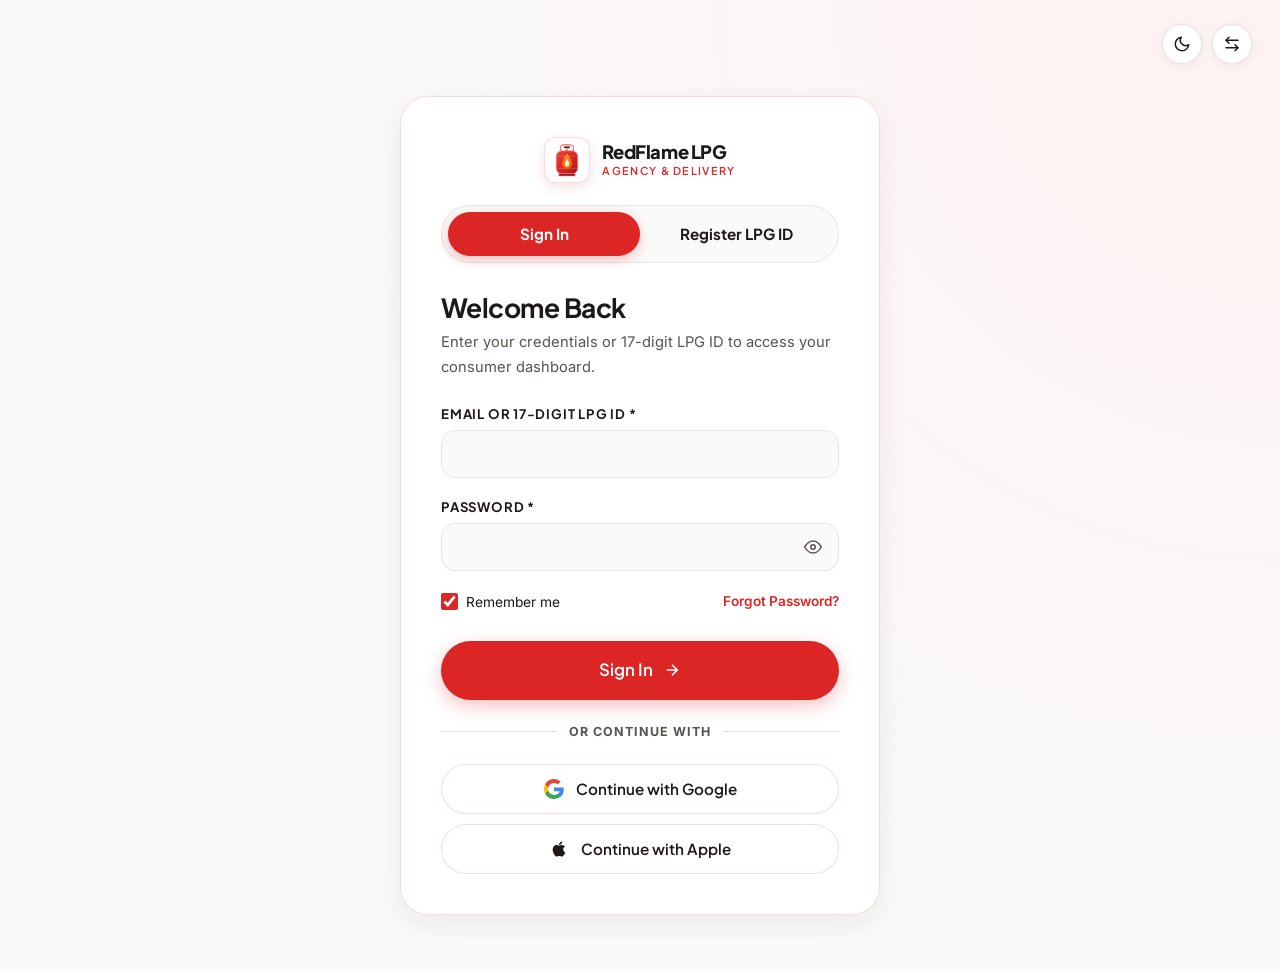
<file: login.html>
<!DOCTYPE html>
<html lang="en" dir="ltr" data-theme="light">
<head>
  <meta charset="UTF-8">
  <meta name="viewport" content="width=device-width, initial-scale=1.0">
  <title>Login — RedFlame LPG Agency &amp; Delivery</title>
  <meta name="description" content="Sign in or register for your RedFlame LPG consumer account. Book refills, track express doorstep delivery, view digital weighment reports, and download GST invoices.">
  <!-- Stylesheets -->
  <link rel="stylesheet" href="assets/css/style.css?v=2026111604">
  <link rel="icon" type="image/svg+xml" href="data:image/svg+xml,<svg xmlns='http://www.w3.org/2000/svg' viewBox='0 0 100 100'><rect width='100' height='100' rx='22' fill='%231C1917'/><rect x='25' y='28' width='50' height='56' rx='12' fill='%23DC2626'/><path d='M36 28V18C36 14.5 41 12 50 12C59 12 64 14.5 64 18V28' stroke='%23F87171' stroke-width='3' stroke-linecap='round' fill='none'/><path d='M50 36C50 36 62 48 62 60C62 67 57 72 50 72C43 72 38 67 38 60C38 48 50 36 50 36Z' fill='%23F97316'/><path d='M50 48C50 48 55 54 55 61C55 64 53 66 50 66C47 66 45 64 45 61C45 54 50 48 50 48Z' fill='%23FEF08A'/></svg>">
</head>
<body>

  <main id="main-content">
    <!-- ==========================================================================
         SECTION — CONSUMER AUTHENTICATION (Centered Auth Card + Top-Right Controls)
         ========================================================================== -->
    <div class="auth-wrapper">
      <!-- Top-Right Theme & RTL Controls -->
      <div class="auth-top-controls">
        <button type="button" class="control-toggle control-icon-only theme-toggle-btn" aria-label="Toggle dark mode" title="Toggle Dark Mode">
          <span class="theme-icon" aria-hidden="true">
            <svg width="18" height="18" viewBox="0 0 24 24" fill="none" stroke="currentColor" stroke-width="2" stroke-linecap="round" stroke-linejoin="round"><path d="M21 12.79A9 9 0 1 1 11.21 3 7 7 0 0 0 21 12.79z"/></svg>
          </span>
        </button>

        <button type="button" class="control-toggle control-icon-only rtl-toggle-btn" aria-label="Toggle text direction" title="Toggle RTL / LTR">
          <span class="rtl-icon" aria-hidden="true">
            <svg width="18" height="18" viewBox="0 0 24 24" fill="none" stroke="currentColor" stroke-width="2" stroke-linecap="round" stroke-linejoin="round"><path d="M8 3 4 7l4 4"/><path d="M4 7h16"/><path d="m16 21 4-4-4-4"/><path d="M20 17H4"/></svg>
          </span>
        </button>
      </div>

      <!-- Centered Form Card -->
      <div class="auth-form-pane">
        <div class="auth-card">
          <div class="auth-brand-header">
            <a href="index.html" class="brand-logo auth-brand-link" aria-label="Go to RedFlame LPG Home">
              <div class="logo-badge">
                <svg viewBox="0 0 100 100" fill="none" xmlns="http://www.w3.org/2000/svg" aria-hidden="true">
                  <defs>
                    <linearGradient id="rfCylAuth" x1="20" y1="20" x2="80" y2="90" gradientUnits="userSpaceOnUse">
                      <stop offset="0%" stop-color="#EF4444"/>
                      <stop offset="50%" stop-color="#DC2626"/>
                      <stop offset="100%" stop-color="#991B1B"/>
                    </linearGradient>
                    <linearGradient id="rfFlameAuth" x1="50" y1="75" x2="50" y2="25" gradientUnits="userSpaceOnUse">
                      <stop offset="0%" stop-color="#EA580C"/>
                      <stop offset="50%" stop-color="#F97316"/>
                      <stop offset="100%" stop-color="#FBBF24"/>
                    </linearGradient>
                    <linearGradient id="rfCoreAuth" x1="50" y1="70" x2="50" y2="44" gradientUnits="userSpaceOnUse">
                      <stop offset="0%" stop-color="#FEF08A"/>
                      <stop offset="100%" stop-color="#FFFFFF"/>
                    </linearGradient>
                  </defs>
                  <rect x="22" y="26" width="56" height="60" rx="14" fill="url(#rfCylAuth)" stroke="#F87171" stroke-width="2"/>
                  <path d="M33 26V16C33 12 38 9.5 50 9.5C62 9.5 67 12 67 16V26" stroke="#F87171" stroke-width="3" stroke-linecap="round" fill="none"/>
                  <rect x="42" y="14" width="16" height="5" rx="2.5" fill="#1C1917" stroke="#FCA5A5" stroke-width="1.2"/>
                  <rect x="47" y="22" width="6" height="5" rx="1" fill="#F97316"/>
                  <line x1="22" y1="40" x2="78" y2="40" stroke="rgba(255,255,255,0.28)" stroke-width="1.5"/>
                  <line x1="22" y1="72" x2="78" y2="72" stroke="rgba(255,255,255,0.28)" stroke-width="1.5"/>
                  <rect x="28" y="86" width="44" height="6" rx="3" fill="#7F1D1D" stroke="#F87171" stroke-width="1.5"/>
                  <path d="M50 34C50 34 63 47 63 60C63 68 57 74 50 74C43 74 37 68 37 60C37 47 50 34 50 34Z" fill="url(#rfFlameAuth)"/>
                  <path d="M50 47C50 47 56 54 56 62C56 65.5 53.5 68 50 68C46.5 68 44 65.5 44 62C44 54 50 48 50 48Z" fill="url(#rfCoreAuth)"/>
                </svg>
              </div>
              <div class="brand-text">
                <span class="brand-title">RedFlame LPG</span>
                <span class="brand-subtitle">Agency &amp; Delivery</span>
              </div>
            </a>
          </div>

          <!-- Auth Toggle Tabs -->
          <div class="auth-tabs" role="tablist">
            <button type="button" class="auth-tab-btn active" id="loginTabBtn" role="tab" aria-selected="true">Sign In</button>
            <button type="button" class="auth-tab-btn" id="registerTabBtn" role="tab" aria-selected="false">Register LPG ID</button>
          </div>

          <!-- SIGN IN FORM -->
          <form id="loginForm" style="display:flex; flex-direction:column; gap:18px;">
            <div style="margin-block-end:6px;">
              <h2 style="font-size:1.65rem; margin-block-end:6px;">Welcome Back</h2>
              <p style="font-size:0.92rem; color:var(--text-muted);">Enter your credentials or 17-digit LPG ID to access your consumer dashboard.</p>
            </div>

            <div class="form-group">
              <label for="loginEmail" class="form-label">Email or 17-Digit LPG ID *</label>
              <input type="text" id="loginEmail" class="form-control" placeholder="" required>
            </div>

            <div class="form-group">
              <label for="loginPassword" class="form-label">Password *</label>
              <div class="password-input-wrap">
                <input type="password" id="loginPassword" class="form-control" placeholder="" value="" required>
                <button type="button" class="toggle-password-btn" data-target="loginPassword" aria-label="Show password" aria-pressed="false">
                  <svg width="18" height="18" viewBox="0 0 24 24" fill="none" stroke="currentColor" stroke-width="2" stroke-linecap="round" stroke-linejoin="round" aria-hidden="true"><path d="M1 12s4-8 11-8 11 8 11 8-4 8-11 8-11-8-11-8z"/><circle cx="12" cy="12" r="3"/></svg>
                </button>
              </div>
            </div>

            <div class="login-options-row" style="display:flex; justify-content:space-between; align-items:center; gap:16px; flex-wrap:wrap; margin-block:2px;">
              <label for="rememberMe" style="display:inline-flex; align-items:center; gap:8px; font-size:0.86rem; color:var(--text-main); cursor:pointer; margin:0;">
                <input type="checkbox" id="rememberMe" checked style="width:17px; height:17px; accent-color:var(--accent-primary); flex-shrink:0;">
                <span>Remember me</span>
              </label>
              <a href="#" onclick="event.preventDefault(); showToast('Password reset PIN has been sent via SMS to your registered mobile number.');" style="font-size:0.85rem; color:var(--accent-primary); font-weight:600; text-decoration:none; white-space:nowrap;">Forgot Password?</a>
            </div>

            <button type="submit" class="btn btn-primary btn-lg" style="width:100%; margin-top:8px;">
              <span>Sign In</span>
              <svg width="18" height="18" viewBox="0 0 24 24" fill="none" stroke="currentColor" stroke-width="2.2"><path d="M5 12h14M12 5l7 7-7 7"/></svg>
            </button>

            <div class="auth-divider"><span>or continue with</span></div>

            <div class="auth-social-stack">
              <button type="button" class="auth-social-btn" data-oauth="Google">
                <svg width="20" height="20" viewBox="0 0 24 24" aria-hidden="true">
                  <path fill="#4285F4" d="M23.745 12.27c0-.7-.06-1.4-.19-2.07H12v4.51h6.6c-.29 1.52-1.14 2.82-2.4 3.68v3.05h3.88c2.27-2.09 3.665-5.17 3.665-9.17Z"/>
                  <path fill="#34A853" d="M12 24c3.24 0 5.95-1.08 7.93-2.91l-3.88-3.05c-1.08.72-2.45 1.16-4.05 1.16-3.12 0-5.77-2.11-6.72-4.96H1.29v3.14C3.26 21.3 7.31 24 12 24Z"/>
                  <path fill="#FBBC05" d="M5.28 14.24c-.24-.72-.38-1.49-.38-2.24s.14-1.52.38-2.24V6.62H1.29C.47 8.24 0 10.06 0 12s.47 3.76 1.29 5.38l3.99-3.14Z"/>
                  <path fill="#EA4335" d="M12 4.75c1.77 0 3.35.61 4.6 1.8l3.42-3.42C17.95 1.19 15.24 0 12 0 7.31 0 3.26 2.7 1.29 6.62l3.99 3.14c.95-2.85 3.6-4.96 6.72-4.96Z"/>
                </svg>
                <span>Continue with Google</span>
              </button>
              <button type="button" class="auth-social-btn" data-oauth="Apple">
                <svg width="20" height="20" viewBox="0 0 24 24" fill="currentColor" aria-hidden="true">
                  <path d="M17.05 20.28c-.98.95-2.05.88-3.08.4-1.09-.5-2.08-.48-3.24 0-1.44.62-2.2.44-3.06-.4C2.79 15.25 3.51 7.59 9.05 7.31c1.35.07 2.29.74 3.08.8 1.18-.24 2.31-.93 3.57-.84 1.51.12 2.65.72 3.4 1.8-3.12 1.87-2.38 5.98.48 7.13-.57 1.5-1.31 2.99-2.54 4.09ZM12.03 7.25c-.15-2.23 1.66-4.07 3.74-4.25.29 2.58-2.34 4.5-3.74 4.25Z"/>
                </svg>
                <span>Continue with Apple</span>
              </button>
            </div>

            
          </form>

          <!-- REGISTER FORM (Hidden by default) -->
          <form id="registerForm" style="display:none; flex-direction:column; gap:16px;">
            <div style="margin-block-end:4px;">
              <h2 style="font-size:1.65rem; margin-block-end:6px;">Register LPG Account</h2>
              <p style="font-size:0.92rem; color:var(--text-muted);">Link your 17-digit LPG ID for instant refill bookings and doorstep weighment tracking.</p>
            </div>

            <div class="form-group">
              <label for="regName" class="form-label">Full Name *</label>
              <input type="text" id="regName" class="form-control" placeholder="" required>
            </div>

            <div class="form-group">
              <label for="regEmail" class="form-label">Email Address *</label>
              <input type="email" id="regEmail" class="form-control" placeholder="" required>
            </div>

            <div class="form-group">
              <label for="regPhone" class="form-label">Registered Mobile Number *</label>
              <input type="tel" id="regPhone" class="form-control" placeholder="" required>
            </div>

            <div class="form-group">
              <label for="regLpgId" class="form-label">17-Digit LPG Consumer ID *</label>
              <input type="text" id="regLpgId" class="form-control" placeholder="" required>
            </div>

            <div class="form-group">
              <label for="regPass" class="form-label">Password *</label>
              <div class="password-input-wrap">
                <input type="password" id="regPass" class="form-control" placeholder="" required>
                <button type="button" class="toggle-password-btn" data-target="regPass" aria-label="Show password" aria-pressed="false">
                  <svg width="18" height="18" viewBox="0 0 24 24" fill="none" stroke="currentColor" stroke-width="2" stroke-linecap="round" stroke-linejoin="round" aria-hidden="true"><path d="M1 12s4-8 11-8 11 8 11 8-4 8-11 8-11-8-11-8z"/><circle cx="12" cy="12" r="3"/></svg>
                </button>
              </div>
            </div>

            <div class="form-group">
              <label for="regConfirmPass" class="form-label">Confirm Password *</label>
              <div class="password-input-wrap">
                <input type="password" id="regConfirmPass" class="form-control" placeholder="" required>
                <button type="button" class="toggle-password-btn" data-target="regConfirmPass" aria-label="Show password" aria-pressed="false">
                  <svg width="18" height="18" viewBox="0 0 24 24" fill="none" stroke="currentColor" stroke-width="2" stroke-linecap="round" stroke-linejoin="round" aria-hidden="true"><path d="M1 12s4-8 11-8 11 8 11 8-4 8-11 8-11-8-11-8z"/><circle cx="12" cy="12" r="3"/></svg>
                </button>
              </div>
            </div>

            <div style="display:flex; align-items:flex-start; gap:8px;">
              <input type="checkbox" id="regTerms" required style="width:18px; height:18px; accent-color:var(--accent-primary); margin-top:3px;">
              <label for="regTerms" style="font-size:0.82rem; color:var(--text-muted); cursor:pointer;">I agree to the Terms of Service &amp; Safety Guidelines of RedFlame LPG Agency.</label>
            </div>

            <button type="submit" class="btn btn-primary btn-lg" style="width:100%;">
              <span>Create Consumer Account</span>
            </button>

            <div class="auth-divider"><span>or register with</span></div>

            <div class="auth-social-stack">
              <button type="button" class="auth-social-btn" data-oauth="Google">
                <svg width="20" height="20" viewBox="0 0 24 24" aria-hidden="true">
                  <path fill="#4285F4" d="M23.745 12.27c0-.7-.06-1.4-.19-2.07H12v4.51h6.6c-.29 1.52-1.14 2.82-2.4 3.68v3.05h3.88c2.27-2.09 3.665-5.17 3.665-9.17Z"/>
                  <path fill="#34A853" d="M12 24c3.24 0 5.95-1.08 7.93-2.91l-3.88-3.05c-1.08.72-2.45 1.16-4.05 1.16-3.12 0-5.77-2.11-6.72-4.96H1.29v3.14C3.26 21.3 7.31 24 12 24Z"/>
                  <path fill="#FBBC05" d="M5.28 14.24c-.24-.72-.38-1.49-.38-2.24s.14-1.52.38-2.24V6.62H1.29C.47 8.24 0 10.06 0 12s.47 3.76 1.29 5.38l3.99-3.14Z"/>
                  <path fill="#EA4335" d="M12 4.75c1.77 0 3.35.61 4.6 1.8l3.42-3.42C17.95 1.19 15.24 0 12 0 7.31 0 3.26 2.7 1.29 6.62l3.99 3.14c.95-2.85 3.6-4.96 6.72-4.96Z"/>
                </svg>
                <span>Continue with Google</span>
              </button>
              <button type="button" class="auth-social-btn" data-oauth="Apple">
                <svg width="20" height="20" viewBox="0 0 24 24" fill="currentColor" aria-hidden="true">
                  <path d="M17.05 20.28c-.98.95-2.05.88-3.08.4-1.09-.5-2.08-.48-3.24 0-1.44.62-2.2.44-3.06-.4C2.79 15.25 3.51 7.59 9.05 7.31c1.35.07 2.29.74 3.08.8 1.18-.24 2.31-.93 3.57-.84 1.51.12 2.65.72 3.4 1.8-3.12 1.87-2.38 5.98.48 7.13-.57 1.5-1.31 2.99-2.54 4.09ZM12.03 7.25c-.15-2.23 1.66-4.07 3.74-4.25.29 2.58-2.34 4.5-3.74 4.25Z"/>
                </svg>
                <span>Continue with Apple</span>
              </button>
            </div>
          </form>
        </div>
      </div>
    </div>
  </main>

  <!-- Scripts -->
  <script src="assets/js/main.js?v=2026111604"></script>
  <script src="assets/js/auth.js?v=2026111604"></script>
</body>
</html>
</file>
<file: assets/css/style.css>
/* ==========================================================================
   REDFLAME LPG AGENCY & DELIVERY — ADVANCED PREMIUM DESIGN SYSTEM
   Classic Cylinder Red + Flame Orange + Deep Obsidian Theme, RTL & Dark Mode
   ========================================================================== */

@import url('https://fonts.googleapis.com/css2?family=Inter:wght@300;400;500;600;700&family=Plus+Jakarta+Sans:wght@500;600;700;800&display=swap');

/* --- CSS Variables & Theme Tokens --- */
:root {
  /* Brand Palette - Light Mode Default */
  --color-forest: #1C1917;
  --color-premium: #DC2626;
  --color-emerald: #B91C1C;
  --color-fresh: #DC2626;
  --color-flame: #EA580C;
  --color-soft-green: #FEF2F2;
  --color-soft-green-rgb: 254, 242, 242;
  --color-white: #FFFFFF;
  --color-warm-white: #FAFAF9;
  --color-charcoal: #1C1917;
  --color-muted: #57534E;
  --color-border: #E7E5E4;
  --color-card-border: rgba(220, 38, 38, 0.16);

  /* Semantic UI Tokens */
  --bg-primary: #FFFFFF;
  --bg-secondary: #FAFAF9;
  --bg-tertiary: #FFF7ED;
  --bg-card: #FFFFFF;
  --bg-card-hover: #FFFFFF;
  --text-main: #1C1917;
  --text-muted: #57534E;
  --text-light: #78716C;
  --heading-color: #1C1917;
  
  --header-bg: rgba(255, 255, 255, 0.96);
  --header-border: rgba(220, 38, 38, 0.14);
  --sidebar-bg: #FFFFFF;
  --sidebar-border: #E7E5E4;

  --accent-primary: #DC2626;
  --accent-hover: #B91C1C;
  --accent-emerald: #DC2626;
  --accent-glow: rgba(220, 38, 38, 0.28);
  --accent-flame: #EA580C;
  
  --shadow-sm: 0 2px 8px rgba(28, 25, 23, 0.06);
  --shadow-md: 0 8px 24px rgba(28, 25, 23, 0.09);
  --shadow-lg: 0 16px 40px rgba(28, 25, 23, 0.12);
  --shadow-card: 0 10px 30px rgba(28, 25, 23, 0.07);
  --shadow-float: 0 20px 48px rgba(28, 25, 23, 0.15);

  /* Typography */
  --font-heading: 'Plus Jakarta Sans', system-ui, -apple-system, sans-serif;
  --font-body: 'Inter', system-ui, -apple-system, sans-serif;

  /* Layout & Transitions */
  --radius-sm: 8px;
  --radius-md: 14px;
  --radius-lg: 20px;
  --radius-xl: 28px;
  --radius-full: 9999px;
  --transition: all 0.3s cubic-bezier(0.25, 0.8, 0.25, 1);
  --transition-fast: all 0.18s ease-in-out;
  --transition-bounce: all 0.4s cubic-bezier(0.34, 1.56, 0.64, 1);
  
  --container-max: 1280px;
  --section-padding: clamp(60px, 8vw, 100px);
}

/* --- Dark Theme Tokens --- */
[data-theme="dark"] {
  --bg-primary: #120909;
  --bg-secondary: #1A0E0E;
  --bg-tertiary: #241313;
  --bg-card: #1F1111;
  --bg-card-hover: #2B1717;
  --text-main: #F9FAFB;
  --text-muted: #A1A1AA;
  --text-light: #71717A;
  --heading-color: #FFFFFF;

  --color-border: #3B1C1C;
  --color-card-border: rgba(248, 113, 113, 0.22);
  --color-soft-green: #261212;
  --color-soft-green-rgb: 38, 18, 18;

  --header-bg: rgba(18, 9, 9, 0.94);
  --header-border: rgba(248, 113, 113, 0.18);
  --sidebar-bg: #170B0B;
  --sidebar-border: #3B1C1C;

  --accent-primary: #EF4444;
  --accent-hover: #F87171;
  --accent-emerald: #EF4444;
  --accent-glow: rgba(239, 68, 68, 0.35);
  --accent-flame: #FB923C;

  --shadow-sm: 0 2px 8px rgba(0, 0, 0, 0.35);
  --shadow-md: 0 8px 24px rgba(0, 0, 0, 0.45);
  --shadow-lg: 0 16px 40px rgba(0, 0, 0, 0.55);
  --shadow-card: 0 10px 30px rgba(0, 0, 0, 0.4);
  --shadow-float: 0 20px 48px rgba(0, 0, 0, 0.65);
}

/* --- Reset & Global Baseline --- */
*, *::before, *::after {
  box-sizing: border-box;
  margin: 0;
  padding: 0;
}

html {
  font-size: 16px;
  scroll-behavior: smooth;
  -webkit-font-smoothing: antialiased;
  -moz-osx-font-smoothing: grayscale;
}

body {
  font-family: var(--font-body);
  font-size: 1rem;
  line-height: 1.6;
  color: var(--text-main);
  background-color: var(--bg-primary);
  overflow-x: hidden;
  transition: background-color 0.3s ease, color 0.3s ease;
  min-height: 100vh;
  display: flex;
  flex-direction: column;
}

img, svg, picture {
  max-width: 100%;
  display: block;
}

a {
  color: inherit;
  text-decoration: none;
  transition: var(--transition-fast);
}

button, input, select, textarea {
  font: inherit;
  color: inherit;
  border: none;
  background: none;
}

button {
  cursor: pointer;
}

ul, ol {
  list-style: none;
}

/* --- Typography --- */
h1, h2, h3, h4, h5, h6 {
  font-family: var(--font-heading);
  color: var(--heading-color);
  font-weight: 700;
  line-height: 1.25;
  letter-spacing: -0.02em;
}

h1 { font-size: clamp(2.25rem, 5vw, 3.75rem); font-weight: 800; }
h2 { font-size: clamp(1.85rem, 4vw, 2.75rem); }
h3 { font-size: clamp(1.35rem, 2.5vw, 1.75rem); }
h4 { font-size: clamp(1.15rem, 2vw, 1.35rem); }
h5 { font-size: 1.1rem; }
h6 { font-size: 0.95rem; text-transform: uppercase; letter-spacing: 0.08em; }

p {
  color: var(--text-muted);
  font-size: 1rem;
  line-height: 1.65;
}

.lead {
  font-size: clamp(1.05rem, 1.8vw, 1.25rem);
  line-height: 1.6;
  color: var(--text-muted);
}

.eyebrow {
  display: inline-flex;
  align-items: center;
  gap: 8px;
  font-size: 0.82rem;
  font-weight: 700;
  text-transform: uppercase;
  letter-spacing: 0.12em;
  color: var(--accent-primary);
  background: var(--color-soft-green);
  padding: 6px 14px;
  border-radius: var(--radius-full);
  margin-block-end: 14px;
}

.eyebrow::before {
  content: '';
  width: 6px;
  height: 6px;
  border-radius: 50%;
  background: var(--accent-primary);
}

/* --- Container & Layout Helpers --- */
.container {
  width: 100%;
  max-width: var(--container-max);
  margin-inline: auto;
  padding-inline: clamp(16px, 4vw, 32px);
}

.section {
  padding-block: var(--section-padding);
  position: relative;
}

section[id] {
  scroll-margin-top: 88px;
}

.section-alt {
  background-color: var(--bg-secondary);
}

.section-soft {
  background-color: var(--color-soft-green);
}

.section-dark {
  background-color: var(--color-forest);
  color: #FFFFFF;
}

.section-dark h1,
.section-dark h2,
.section-dark h3,
.section-dark h4 {
  color: #FFFFFF;
}

.section-dark p {
  color: rgba(255, 255, 255, 0.85);
}

.section-header {
  text-align: center;
  max-width: 680px;
  margin-inline: auto;
  margin-block-end: clamp(36px, 6vw, 56px);
}

.section-header.text-start {
  text-align: start;
  margin-inline: 0;
}

.section-header h2 {
  margin-block-end: 12px;
}

/* --- Buttons & Interactive Elements --- */
.btn {
  display: inline-flex;
  align-items: center;
  justify-content: center;
  gap: 10px;
  font-family: var(--font-heading);
  font-weight: 600;
  font-size: 0.95rem;
  padding: 13px 26px;
  border-radius: var(--radius-full);
  transition: var(--transition);
  white-space: nowrap;
  user-select: none;
  text-decoration: none;
  position: relative;
  overflow: hidden;
}

.btn-primary {
  background-color: var(--accent-primary);
  color: #FFFFFF !important;
  box-shadow: 0 6px 18px var(--accent-glow);
}

.btn-primary:hover {
  background-color: var(--accent-hover);
  transform: translateY(-2px);
  box-shadow: 0 10px 24px var(--accent-glow);
}

.btn-primary:active {
  transform: translateY(0);
}

.btn-secondary {
  background-color: var(--color-soft-green);
  color: var(--accent-primary);
  border: 1px solid rgba(2, 132, 199, 0.2);
}

.btn-secondary:hover {
  background-color: var(--accent-primary);
  color: #FFFFFF;
  transform: translateY(-2px);
}

.btn-outline {
  border: 1.5px solid var(--accent-primary);
  color: var(--accent-primary);
  background: transparent;
}

.btn-outline:hover {
  background-color: var(--accent-primary);
  color: #FFFFFF;
  transform: translateY(-2px);
}

.btn-white {
  background-color: #FFFFFF;
  color: #1C1917 !important;
  box-shadow: 0 6px 20px rgba(0, 0, 0, 0.12);
}

.btn-white:hover {
  background-color: #FEE2E2 !important;
  color: #DC2626 !important;
  transform: translateY(-2px);
  box-shadow: 0 8px 24px rgba(220, 38, 38, 0.25);
}

.btn-white:hover span,
.btn-white:hover svg {
  color: #DC2626 !important;
}

[data-theme="dark"] .btn-white {
  background-color: #FFFFFF !important;
  color: #1C1917 !important;
  box-shadow: 0 6px 20px rgba(0, 0, 0, 0.4);
}

[data-theme="dark"] .btn-white:hover {
  background-color: #FFFFFF !important;
  color: #DC2626 !important;
  transform: translateY(-2px);
  box-shadow: 0 8px 26px rgba(248, 113, 113, 0.45);
}

[data-theme="dark"] .btn-white:hover span,
[data-theme="dark"] .btn-white:hover svg {
  color: #DC2626 !important;
}

.btn-sm {
  padding: 8px 18px;
  font-size: 0.85rem;
}

.btn-lg {
  padding: 16px 34px;
  font-size: 1.05rem;
}

.btn-full {
  width: 100%;
}

.btn-icon-round {
  width: 42px;
  height: 42px;
  border-radius: 50%;
  display: inline-flex;
  align-items: center;
  justify-content: center;
  background: var(--bg-secondary);
  border: 1px solid var(--color-border);
  color: var(--text-main);
  transition: var(--transition-fast);
}

.btn-icon-round:hover {
  background: var(--color-soft-green);
  color: var(--accent-primary);
  border-color: var(--accent-primary);
  transform: scale(1.05);
}

/* ==========================================================================
   NAVBAR & HEADER COMPONENT
   ========================================================================== */
.site-header {
  position: sticky;
  top: 0;
  z-index: 1000;
  background-color: var(--header-bg);
  backdrop-filter: blur(14px);
  -webkit-backdrop-filter: blur(14px);
  border-bottom: 1px solid var(--header-border);
  transition: var(--transition);
}

.site-header.scrolled {
  box-shadow: var(--shadow-sm);
}

.navbar {
  display: flex;
  align-items: center;
  justify-content: space-between;
  height: 80px;
  gap: clamp(12px, 1.5vw, 24px);
}

/* Brand Logo */
.brand-logo {
  display: flex;
  align-items: center;
  gap: 12px;
  font-family: var(--font-heading);
  font-weight: 800;
  font-size: 1.25rem;
  color: var(--heading-color);
  letter-spacing: -0.02em;
  flex-shrink: 0;
}

.logo-badge {
  width: 46px;
  height: 46px;
  padding: 3px;
  border-radius: 12px;
  background: #FFFFFF;
  border: 1px solid var(--color-card-border);
  display: flex;
  align-items: center;
  justify-content: center;
  box-shadow: 0 4px 12px rgba(220, 38, 38, 0.14);
  flex-shrink: 0;
}

[data-theme="dark"] .logo-badge {
  background: #1C0F0F;
  border-color: rgba(248, 113, 113, 0.22);
  box-shadow: 0 4px 14px rgba(0, 0, 0, 0.4);
}

.logo-badge svg {
  width: 100%;
  height: 100%;
  display: block;
}

.brand-text {
  display: flex;
  flex-direction: column;
}

.brand-title {
  font-size: 1.15rem;
  font-weight: 800;
  line-height: 1.15;
  color: var(--heading-color);
  white-space: nowrap;
}

.brand-subtitle {
  font-size: 0.68rem;
  font-weight: 600;
  text-transform: uppercase;
  letter-spacing: 0.12em;
  color: var(--accent-primary);
  white-space: nowrap;
}

.site-footer .brand-title {
  color: var(--heading-color) !important;
}

.site-footer .brand-subtitle {
  color: var(--accent-primary) !important;
}

/* Desktop Navigation (> 1024px) */
.nav-links-desktop {
  display: flex;
  align-items: center;
  flex-wrap: nowrap;
  gap: clamp(12px, 1.4vw, 22px);
}

.nav-link {
  font-family: var(--font-heading);
  font-weight: 600;
  font-size: 0.92rem;
  color: var(--text-main);
  padding: 8px 4px;
  position: relative;
  transition: var(--transition-fast);
  white-space: nowrap;
  flex-shrink: 0;
}

.nav-link:hover,
.nav-link.active {
  color: var(--accent-primary);
}

.nav-link.active::after {
  content: '';
  position: absolute;
  bottom: 0;
  inset-inline-start: 4px;
  inset-inline-end: 4px;
  height: 2.5px;
  background: var(--accent-primary);
  border-radius: var(--radius-full);
}

/* Desktop Action Controls (> 1024px) */
.nav-actions-desktop {
  display: flex;
  align-items: center;
  flex-wrap: nowrap;
  gap: 10px;
  flex-shrink: 0;
}

.control-toggle {
  display: inline-flex;
  align-items: center;
  justify-content: center;
  gap: 6px;
  padding: 8px 14px;
  border-radius: var(--radius-full);
  background: var(--bg-secondary);
  border: 1px solid var(--color-border);
  font-size: 0.85rem;
  font-weight: 600;
  color: var(--text-main);
  transition: var(--transition-fast);
  white-space: nowrap;
  flex-shrink: 0;
}

.control-toggle.control-icon-only {
  width: 40px;
  height: 40px;
  padding: 0;
  border-radius: 50%;
}

.theme-icon,
.rtl-icon {
  display: inline-flex;
  align-items: center;
  justify-content: center;
  line-height: 1;
}

.nav-cta-login {
  height: 40px;
  padding: 0 20px;
  border-radius: var(--radius-full);
  white-space: nowrap;
  flex-shrink: 0;
}

.control-toggle:hover {
  background: var(--color-soft-green);
  color: var(--accent-primary);
  border-color: var(--accent-primary);
}

/* Mobile & Tablet Controls (<= 1024px) */
.hamburger-btn {
  display: none;
  flex-direction: column;
  justify-content: center;
  align-items: center;
  gap: 5px;
  width: 44px;
  height: 44px;
  border-radius: var(--radius-md);
  background: var(--bg-secondary);
  border: 1px solid var(--color-border);
  color: var(--text-main);
  transition: var(--transition-fast);
  z-index: 1001;
}

.hamburger-line {
  width: 22px;
  height: 2px;
  background-color: var(--text-main);
  border-radius: 2px;
  transition: var(--transition);
}

.hamburger-btn.active .hamburger-line:nth-child(1) {
  transform: translateY(7px) rotate(45deg);
}

.hamburger-btn.active .hamburger-line:nth-child(2) {
  opacity: 0;
}

.hamburger-btn.active .hamburger-line:nth-child(3) {
  transform: translateY(-7px) rotate(-45deg);
}

/* ==========================================================================
   SIDEBAR / DRAWER COMPONENT (CRITICAL REQUIREMENT)
   ========================================================================== */
.sidebar-overlay {
  position: fixed;
  inset: 0;
  background-color: rgba(11, 21, 34, 0.6);
  backdrop-filter: blur(6px);
  -webkit-backdrop-filter: blur(6px);
  opacity: 0;
  visibility: hidden;
  transition: opacity 0.35s ease, visibility 0.35s ease;
  z-index: 1998;
}

.sidebar-overlay.active {
  opacity: 1;
  visibility: visible;
}

.site-sidebar {
  position: fixed;
  top: 0;
  bottom: 0;
  inset-inline-end: 0;
  width: min(380px, 86vw);
  background-color: var(--sidebar-bg);
  border-inline-start: 1px solid var(--sidebar-border);
  box-shadow: var(--shadow-float);
  z-index: 1999;
  transform: translateX(100%);
  transition: transform 0.38s cubic-bezier(0.25, 0.8, 0.25, 1);
  display: flex;
  flex-direction: column;
  overflow-y: auto;
  overscroll-behavior: contain;
}

/* In RTL mode, drawer slides from the other side */
[dir="rtl"] .site-sidebar {
  transform: translateX(-100%);
}

.site-sidebar.active {
  transform: translateX(0) !important;
}

.sidebar-header {
  display: flex;
  align-items: center;
  justify-content: space-between;
  padding: 22px 24px;
  border-bottom: 1px solid var(--color-border);
}

.sidebar-close-btn {
  width: 38px;
  height: 38px;
  border-radius: 50%;
  background: var(--bg-secondary);
  border: 1px solid var(--color-border);
  display: flex;
  align-items: center;
  justify-content: center;
  color: var(--text-main);
  transition: var(--transition-fast);
}

.sidebar-close-btn:hover {
  background: var(--color-soft-green);
  color: var(--accent-primary);
}

.sidebar-body {
  padding: 24px;
  display: flex;
  flex-direction: column;
  gap: 18px;
  flex: 1;
}

/* EXACT SIDEBAR ARRANGEMENT:
   1st: Main Nav Links
   2nd: Dashboard Navigation Link
   3rd: Theme + RTL in SAME horizontal row
   4th: Primary CTA button full width below Theme+RTL
*/

.sidebar-nav-list {
  display: flex;
  flex-direction: column;
  align-items: center;
  gap: 6px;
  width: 100%;
}

.sidebar-nav-link {
  display: flex;
  align-items: center;
  justify-content: center;
  width: 100%;
  max-width: 260px;
  min-height: 44px;
  padding: 10px 16px;
  margin-inline: auto;
  border-radius: var(--radius-md);
  font-family: var(--font-heading);
  font-weight: 600;
  font-size: 1rem;
  color: var(--text-main);
  text-align: center;
  transition: var(--transition-fast);
}

.sidebar-nav-link:hover,
.sidebar-nav-link.active {
  background-color: var(--color-soft-green);
  color: var(--accent-primary);
}

.sidebar-nav-link.dashboard-link {
  background: rgba(2, 132, 199, 0.08);
  color: var(--accent-primary);
  font-weight: 700;
  border: 1px dashed rgba(2, 132, 199, 0.25);
}

.sidebar-divider {
  height: 1px;
  width: 100%;
  max-width: 260px;
  background-color: var(--color-border);
  margin-block: 6px;
  margin-inline: auto;
}

/* 3rd: Theme + RTL Icons centered in SAME horizontal row */
.sidebar-controls-row {
  display: flex;
  align-items: center;
  justify-content: center;
  gap: 14px;
  width: 100%;
}

.sidebar-control-btn {
  display: inline-flex;
  align-items: center;
  justify-content: center;
  gap: 8px;
  height: 46px;
  padding: 10px 14px;
  border-radius: var(--radius-md);
  background: var(--bg-secondary);
  border: 1px solid var(--color-border);
  font-family: var(--font-heading);
  font-weight: 600;
  font-size: 0.88rem;
  color: var(--text-main);
  transition: var(--transition-fast);
  white-space: nowrap;
}

.sidebar-control-btn:hover {
  background: var(--color-soft-green);
  color: var(--accent-primary);
  border-color: var(--accent-primary);
}

/* 4th: CTA BUTTON below Theme + RTL Icons */
.sidebar-cta-wrap {
  width: 100%;
  display: flex;
  flex-direction: column;
  align-items: center;
  margin-block-start: 4px;
}

.sidebar-cta-btn {
  width: 100%;
  max-width: 260px;
  height: 48px;
  margin-inline: auto;
}

.sidebar-footer-note {
  margin-top: auto;
  padding-top: 20px;
  text-align: center;
  font-size: 0.82rem;
  color: var(--text-muted);
  border-top: 1px solid var(--color-border);
}

/* ==========================================================================
   EVEN-NUMBERED CARD GRIDS (CRITICAL 2x2 and 2x3 RULES)
   ========================================================================== */

/* 2-Card Grid */
.grid-2 {
  display: grid;
  grid-template-columns: repeat(2, 1fr);
  gap: clamp(20px, 3vw, 32px);
}

/* 4-Card Grid */
.grid-4 {
  display: grid;
  grid-template-columns: repeat(4, 1fr);
  gap: clamp(18px, 2.5vw, 28px);
}

/* 6-Card Grid */
.grid-6 {
  display: grid;
  grid-template-columns: repeat(3, 1fr);
  gap: clamp(18px, 2.5vw, 28px);
}

/* Base Card Style */
.premium-card {
  background: var(--bg-card);
  border: 1px solid var(--color-card-border);
  border-radius: var(--radius-lg);
  overflow: hidden;
  box-shadow: var(--shadow-sm);
  transition: var(--transition);
  display: flex;
  flex-direction: column;
  height: 100%;
  position: relative;
}

.premium-card:hover {
  transform: translateY(-6px);
  box-shadow: var(--shadow-lg);
  border-color: var(--accent-primary);
}

.card-img-wrap {
  position: relative;
  overflow: hidden;
  aspect-ratio: 16 / 10;
  background-color: var(--bg-secondary);
}

.card-img-wrap.portrait-aspect {
  aspect-ratio: 4 / 3;
}

.card-img-wrap.square-aspect {
  aspect-ratio: 1 / 1;
}

.card-img-wrap.icon-banner {
  background: linear-gradient(135deg, var(--color-forest) 0%, var(--color-premium) 100%);
  display: flex;
  align-items: center;
  justify-content: center;
}

.card-icon-ring {
  width: 72px;
  height: 72px;
  border-radius: 50%;
  background: rgba(255, 255, 255, 0.14);
  border: 1px solid rgba(255, 255, 255, 0.28);
  color: #FFFFFF;
  display: flex;
  align-items: center;
  justify-content: center;
  box-shadow: 0 10px 24px rgba(0, 0, 0, 0.18);
  transition: transform 0.35s ease;
}

.premium-card:hover .card-icon-ring {
  transform: scale(1.08);
}

.about-story-img,
.service-feature-img {
  width: 100%;
  height: auto;
  display: block;
  border-radius: var(--radius-xl);
  box-shadow: var(--shadow-lg);
  object-fit: cover;
}

.service-outstation-stack {
  display: grid;
  grid-template-columns: 1fr;
  gap: 18px;
}

.service-outstation-img {
  width: 100%;
  height: auto;
  max-height: 265px;
  display: block;
  border-radius: var(--radius-lg);
  box-shadow: var(--shadow-md);
  object-fit: cover;
}

.card-img-wrap img {
  width: 100%;
  height: 100%;
  object-fit: cover;
  transition: transform 0.6s cubic-bezier(0.25, 0.8, 0.25, 1);
}

.premium-card:hover .card-img-wrap img {
  transform: scale(1.05);
}

.card-badge {
  position: absolute;
  top: 14px;
  inset-inline-start: 14px;
  background: rgba(15, 41, 74, 0.85);
  backdrop-filter: blur(8px);
  color: #FFFFFF;
  font-size: 0.78rem;
  font-weight: 700;
  padding: 5px 12px;
  border-radius: var(--radius-full);
  letter-spacing: 0.04em;
  z-index: 2;
}

.card-body {
  padding: clamp(20px, 2.5vw, 28px);
  display: flex;
  flex-direction: column;
  flex: 1;
}

.card-title {
  margin-block-end: 10px;
  font-size: 1.25rem;
}

.card-desc {
  font-size: 0.95rem;
  color: var(--text-muted);
  line-height: 1.6;
  margin-block-end: 18px;
  flex: 1;
}

.card-footer {
  display: flex;
  align-items: center;
  justify-content: space-between;
  padding-block-start: 16px;
  border-top: 1px solid var(--color-border);
  margin-top: auto;
}

/* Section 03: Why Choose Us (2x2 Horizontal Editorial Cards) */
.why-choose-grid {
  display: grid;
  grid-template-columns: repeat(2, 1fr);
  gap: clamp(20px, 2.5vw, 28px);
  align-items: stretch;
}

.why-choose-card {
  display: grid;
  grid-template-columns: 0.92fr 1.08fr;
  align-items: stretch;
  min-height: 255px;
}

.why-choose-media {
  position: relative;
  overflow: hidden;
  background-color: var(--bg-secondary);
  min-height: 255px;
}

.why-choose-media img {
  position: absolute;
  inset: 0;
  width: 100%;
  height: 100%;
  object-fit: cover;
  object-position: center 22%;
  display: block;
  transition: transform 0.6s cubic-bezier(0.25, 0.8, 0.25, 1);
}

.why-choose-card:hover .why-choose-media img {
  transform: scale(1.05);
}

.why-choose-content {
  padding: clamp(22px, 2.5vw, 28px);
  display: flex;
  flex-direction: column;
  height: 100%;
  text-align: start;
}

.why-choose-content .card-title {
  font-size: 1.25rem;
  margin-block-end: 10px;
}

.why-choose-content .card-desc {
  font-size: 0.94rem;
  line-height: 1.62;
  color: var(--text-muted);
  margin-block-end: 18px;
  flex: 1;
}

.why-choose-footer {
  display: flex;
  align-items: center;
  justify-content: space-between;
  gap: 12px;
  flex-wrap: wrap;
  padding-block-start: 14px;
  border-top: 1px solid var(--color-border);
  margin-top: auto;
}

.why-choose-metric {
  display: inline-flex;
  align-items: center;
  gap: 7px;
  font-weight: 700;
  font-size: 0.84rem;
  color: var(--accent-primary);
  white-space: nowrap;
}

.why-choose-note {
  font-size: 0.82rem;
  font-weight: 500;
  color: var(--text-muted);
  white-space: nowrap;
}

/* Home 2 Benefit Cards Equal Baseline & Clean Alignment */
.benefit-cards-grid .card-img-wrap img {
  object-position: center 20%;
}

.benefit-cards-grid .card-body {
  padding: 24px;
}

.benefit-cards-grid .card-title {
  font-size: clamp(1.06rem, 1.32vw, 1.18rem);
  line-height: 1.3;
  margin-block-end: 10px;
  white-space: nowrap;
}

.benefit-cards-grid .card-desc {
  font-size: 0.92rem;
  line-height: 1.62;
  margin-block-end: 18px;
}

.benefit-cards-grid .card-footer {
  padding-block-start: 14px;
}

.benefit-footer-tag {
  display: inline-flex;
  align-items: center;
  gap: 8px;
  color: var(--accent-primary);
  font-weight: 700;
  font-size: 0.86rem;
}

/* ==========================================================================
   HOME 1 SPECIFIC SECTIONS
   ========================================================================== */
/* Section 01: Hero Split-Screen with Image Background */
.hero-home-1 {
  min-height: calc(100vh - 80px);
  min-height: calc(100dvh - 80px);
  display: flex;
  align-items: center;
  padding-block: clamp(24px, 3.5vh, 48px);
  background-color: var(--bg-primary);
  background-size: cover;
  background-position: left center;
  background-repeat: no-repeat;
  position: relative;
  overflow: hidden;
}

.hero-home-1-overlay {
  position: absolute;
  inset: 0;
  background: linear-gradient(
    90deg,
    rgba(255, 255, 255, 0.96) 0%,
    rgba(255, 255, 255, 0.90) 40%,
    rgba(237, 244, 255, 0.45) 60%,
    rgba(255, 255, 255, 0.08) 100%
  );
  z-index: 1;
  pointer-events: none;
}

[data-theme="dark"] .hero-home-1-overlay {
  background: linear-gradient(
    90deg,
    rgba(11, 21, 34, 0.97) 0%,
    rgba(11, 21, 34, 0.90) 40%,
    rgba(15, 41, 74, 0.48) 62%,
    rgba(11, 21, 34, 0.14) 100%
  );
}

.hero-home-1 .container {
  position: relative;
  z-index: 2;
  width: 100%;
}

.hero-grid-1 {
  display: grid;
  grid-template-columns: 1.05fr 0.95fr;
  align-items: center;
  gap: clamp(28px, 4vw, 56px);
}

.hero-content-1 h1 {
  font-size: clamp(2rem, 3.6vw, 3.25rem);
  line-height: 1.16;
  margin-block-end: clamp(12px, 1.8vh, 18px);
}

.hero-content-1 .lead {
  font-size: clamp(0.98rem, 1.25vw, 1.15rem);
  color: var(--text-main);
  opacity: 0.88;
  margin-block-end: clamp(18px, 2.5vh, 26px);
}

.hero-cta-group {
  display: flex;
  align-items: center;
  flex-wrap: wrap;
  gap: 14px;
  margin-block-end: clamp(20px, 3vh, 30px);
}

.trust-strip {
  display: flex;
  align-items: center;
  flex-wrap: wrap;
  gap: 20px;
  padding-block-start: clamp(14px, 2vh, 22px);
  border-top: 1px solid var(--color-border);
}

.trust-item {
  display: flex;
  align-items: center;
  gap: 10px;
  font-size: 0.88rem;
  font-weight: 600;
  color: var(--text-main);
}

.trust-icon {
  width: 24px;
  height: 24px;
  border-radius: 50%;
  background: var(--color-soft-green);
  color: var(--accent-primary);
  display: flex;
  align-items: center;
  justify-content: center;
  font-size: 0.85rem;
}

/* Hero Right: Floating Driver Card over Chauffeur Backdrop */
.hero-media-wrap {
  position: relative;
  display: flex;
  flex-direction: column;
  align-items: flex-end;
  justify-content: flex-end;
  min-height: clamp(220px, 34vh, 340px);
}

.hero-main-img {
  width: 100%;
  border-radius: var(--radius-xl);
  box-shadow: var(--shadow-lg);
  aspect-ratio: 16 / 10;
  object-fit: cover;
}

.floating-driver-card {
  position: relative;
  bottom: auto;
  inset-inline-start: auto;
  background: var(--bg-card);
  border: 1px solid var(--color-card-border);
  border-radius: var(--radius-lg);
  padding: 16px 20px;
  box-shadow: var(--shadow-float);
  display: flex;
  align-items: center;
  gap: 14px;
  backdrop-filter: blur(12px);
  -webkit-backdrop-filter: blur(12px);
  max-width: 290px;
  animation: floatSlow 4s ease-in-out infinite;
  z-index: 3;
}

@keyframes floatSlow {
  0%, 100% { transform: translateY(0); }
  50% { transform: translateY(-8px); }
}

.floating-driver-avatar {
  width: 48px;
  height: 48px;
  border-radius: 50%;
  object-fit: cover;
  border: 2px solid var(--accent-primary);
}

.floating-driver-info h5 {
  font-size: 0.95rem;
  line-height: 1.2;
}

.floating-driver-info p {
  font-size: 0.78rem;
  color: var(--text-muted);
}

.status-badge {
  display: inline-flex;
  align-items: center;
  gap: 5px;
  font-size: 0.72rem;
  font-weight: 700;
  color: var(--accent-emerald);
}

.status-badge::before {
  content: '';
  width: 7px;
  height: 7px;
  border-radius: 50%;
  background-color: var(--accent-emerald);
  box-shadow: 0 0 0 3px rgba(37, 99, 235, 0.2);
}

/* Section 02: Quick Booking Strip */
.booking-strip-section {
  padding-block: clamp(32px, 4.5vw, 48px);
  background-color: var(--bg-primary);
  position: relative;
  z-index: 10;
  margin-block-start: 0;
}

.booking-strip-card {
  background: var(--bg-card);
  border: 1px solid var(--color-card-border);
  border-radius: var(--radius-xl);
  box-shadow: var(--shadow-lg);
  padding: 24px 32px;
}

.booking-strip-form {
  display: grid;
  grid-template-columns: repeat(4, 1fr) auto;
  gap: 16px;
  align-items: flex-end;
}

.form-group {
  display: flex;
  flex-direction: column;
  gap: 6px;
}

.form-label {
  font-family: var(--font-heading);
  font-size: 0.82rem;
  font-weight: 700;
  text-transform: uppercase;
  letter-spacing: 0.06em;
  color: var(--text-main);
  display: flex;
  align-items: center;
  gap: 6px;
}

.form-control {
  width: 100%;
  height: 48px;
  padding: 10px 16px;
  border-radius: var(--radius-md);
  border: 1.5px solid var(--color-border);
  background-color: var(--bg-secondary);
  color: var(--text-main);
  font-size: 0.92rem;
  font-weight: 500;
  transition: var(--transition-fast);
}

.form-control:focus {
  outline: none;
  border-color: var(--accent-primary);
  background-color: var(--bg-primary);
  box-shadow: 0 0 0 3px var(--accent-glow);
}

/* Section 05: Timeline */
.timeline-grid {
  display: grid;
  grid-template-columns: repeat(4, 1fr);
  gap: 24px;
  position: relative;
}

.timeline-grid::before {
  content: '';
  position: absolute;
  top: 36px;
  inset-inline-start: 10%;
  inset-inline-end: 10%;
  height: 2px;
  background: repeating-linear-gradient(to right, var(--accent-primary) 0, var(--accent-primary) 8px, transparent 8px, transparent 16px);
  z-index: 0;
}

.timeline-step {
  position: relative;
  z-index: 1;
  text-align: center;
  display: flex;
  flex-direction: column;
  align-items: center;
}

.timeline-num {
  width: 72px;
  height: 72px;
  border-radius: 50%;
  background: var(--bg-card);
  border: 3px solid var(--accent-primary);
  box-shadow: var(--shadow-md);
  display: flex;
  align-items: center;
  justify-content: center;
  font-family: var(--font-heading);
  font-size: 1.35rem;
  font-weight: 800;
  color: var(--accent-primary);
  margin-block-end: 20px;
  transition: var(--transition);
}

.timeline-step:hover .timeline-num {
  background: var(--accent-primary);
  color: #FFFFFF;
  transform: scale(1.1);
}

/* ==========================================================================
   HOME 2 SPECIFIC SECTIONS (COMPLETELY DIFFERENT DESIGN)
   ========================================================================== */
/* Section 01: Full-Width Architectural Split Hero (Home 2) */
.hero-home-2 {
  min-height: calc(100vh - 80px);
  min-height: calc(100dvh - 80px);
  position: relative;
  display: flex;
  align-items: center;
  background-size: cover;
  background-position: center;
  background-repeat: no-repeat;
  color: #FFFFFF;
  padding-block: clamp(40px, 6vh, 72px);
  overflow: hidden;
}

.hero-home-2-overlay {
  position: absolute;
  inset: 0;
  background: linear-gradient(125deg, rgba(18, 9, 9, 0.94) 0%, rgba(28, 16, 16, 0.86) 54%, rgba(153, 27, 27, 0.62) 100%);
  z-index: 1;
}

.hero-home-2 .container {
  position: relative;
  z-index: 2;
  width: 100%;
}

.hero-home-2-grid {
  display: grid;
  grid-template-columns: 1.15fr 0.85fr;
  gap: clamp(32px, 5vw, 60px);
  align-items: center;
}

.hero-content-2 {
  max-width: 640px;
  text-align: start;
}

.hero-content-2 h1 {
  color: #FFFFFF;
  font-size: clamp(2.2rem, 4vw, 3.45rem);
  line-height: 1.14;
  letter-spacing: -0.02em;
  margin-block-end: clamp(14px, 2vh, 20px);
  text-shadow: 0 4px 18px rgba(0, 0, 0, 0.38);
}

.hero-content-2 .lead {
  color: rgba(255, 255, 255, 0.9);
  font-size: clamp(1rem, 1.25vw, 1.15rem);
  line-height: 1.65;
  max-width: 580px;
  margin-block-end: clamp(24px, 3vh, 32px);
}

.hero-2-metrics {
  display: grid;
  grid-template-columns: repeat(3, minmax(0, 1fr));
  gap: 14px;
  margin-block-start: 28px;
  padding-top: 24px;
  border-top: 1px solid rgba(255, 255, 255, 0.16);
}

.hero-2-metric-item strong {
  display: block;
  font-family: var(--font-heading);
  font-size: clamp(1.25rem, 2vw, 1.6rem);
  font-weight: 800;
  color: #FFFFFF;
  line-height: 1.15;
}

.hero-2-metric-item span {
  display: block;
  font-size: 0.8rem;
  color: rgba(255, 255, 255, 0.78);
  margin-top: 4px;
}

.hero-2-glass-card {
  background: rgba(24, 14, 14, 0.74);
  backdrop-filter: blur(18px);
  -webkit-backdrop-filter: blur(18px);
  border: 1px solid rgba(255, 255, 255, 0.18);
  border-radius: var(--radius-xl);
  padding: clamp(22px, 3vw, 30px);
  box-shadow: 0 24px 60px rgba(0, 0, 0, 0.45);
  color: #FFFFFF;
}

.hero-2-card-head {
  display: flex;
  align-items: center;
  justify-content: space-between;
  gap: 12px;
  padding-bottom: 16px;
  border-bottom: 1px solid rgba(255, 255, 255, 0.14);
  margin-bottom: 18px;
}

.hero-2-live-pill {
  display: inline-flex;
  align-items: center;
  gap: 8px;
  font-size: 0.78rem;
  font-weight: 700;
  letter-spacing: 0.04em;
  text-transform: uppercase;
  color: #FFFFFF;
  background: rgba(220, 38, 38, 0.28);
  border: 1px solid rgba(248, 113, 113, 0.45);
  padding: 5px 12px;
  border-radius: var(--radius-full);
}

.hero-2-live-dot {
  width: 8px;
  height: 8px;
  border-radius: 50%;
  background: #22C55E;
  box-shadow: 0 0 0 4px rgba(34, 197, 94, 0.25);
}

.hero-2-spec-row {
  display: grid;
  grid-template-columns: repeat(2, 1fr);
  gap: 12px;
  margin-bottom: 18px;
}

.hero-2-spec-box {
  background: rgba(255, 255, 255, 0.07);
  border: 1px solid rgba(255, 255, 255, 0.12);
  border-radius: var(--radius-md);
  padding: 14px;
}

.hero-2-spec-box small {
  display: block;
  font-size: 0.72rem;
  text-transform: uppercase;
  letter-spacing: 0.06em;
  color: rgba(255, 255, 255, 0.7);
  margin-bottom: 4px;
}

.hero-2-spec-box strong {
  font-family: var(--font-heading);
  font-size: 1.05rem;
  color: #FFFFFF;
}

.hero-2-checklist {
  display: flex;
  flex-direction: column;
  gap: 10px;
  margin-bottom: 20px;
}

.hero-2-check-item {
  display: flex;
  align-items: center;
  gap: 10px;
  font-size: 0.88rem;
  color: rgba(255, 255, 255, 0.9);
  background: rgba(255, 255, 255, 0.05);
  padding: 10px 14px;
  border-radius: var(--radius-sm);
}

.hero-2-check-badge {
  width: 22px;
  height: 22px;
  border-radius: 50%;
  background: var(--accent-primary);
  color: #FFFFFF;
  display: inline-flex;
  align-items: center;
  justify-content: center;
  font-size: 0.72rem;
  font-weight: 800;
  flex-shrink: 0;
}

@media (max-width: 1024px) {
  .hero-home-2-grid {
    grid-template-columns: 1fr;
    gap: 32px;
  }
  .hero-content-2 {
    max-width: 720px;
    margin-inline: auto;
    text-align: center;
  }
  .hero-content-2 .lead {
    margin-inline: auto;
  }
  .hero-content-2 .cta-btn-group {
    justify-content: center !important;
  }
  .hero-2-glass-card {
    max-width: 560px;
    margin-inline: auto;
    width: 100%;
  }
}

@media (max-width: 520px) {
  .hero-2-metrics {
    grid-template-columns: 1fr;
    gap: 12px;
    text-align: center;
  }
  .hero-2-spec-row {
    grid-template-columns: 1fr;
  }
}

/* ==========================================================================
   INNER PAGE HEROES (SPLIT LAYOUT WITH SEPARATE IMAGE, UNIFORM HEIGHT)
   ========================================================================== */
.page-hero {
  position: relative;
  display: flex;
  align-items: center;
  justify-content: center;
  height: 440px;
  min-height: 440px;
  box-sizing: border-box;
  padding-block: 36px;
  background:
    radial-gradient(circle at 85% 20%, rgba(234, 88, 12, 0.14) 0%, transparent 50%),
    radial-gradient(circle at 12% 85%, rgba(220, 38, 38, 0.10) 0%, transparent 55%),
    linear-gradient(135deg, #FEF2F2 0%, #FFF7ED 55%, #FEE2E2 100%);
  overflow: hidden;
  border-bottom: 1px solid rgba(220, 38, 38, 0.16);
}

[data-theme="dark"] .page-hero {
  background:
    radial-gradient(circle at 85% 20%, rgba(239, 68, 68, 0.18) 0%, transparent 50%),
    radial-gradient(circle at 12% 85%, rgba(251, 146, 60, 0.10) 0%, transparent 55%),
    linear-gradient(135deg, #170B0B 0%, #241313 55%, #1A0E0E 100%);
  border-bottom: 1px solid rgba(248, 113, 113, 0.22);
}

.page-hero .container {
  position: relative;
  z-index: 2;
  width: 100%;
}

.page-hero-grid {
  display: grid;
  grid-template-columns: 1.15fr 0.85fr;
  gap: clamp(28px, 4vw, 56px);
  align-items: center;
}

.page-hero-content {
  max-width: 660px;
  margin-inline: 0;
  text-align: start;
}

.page-hero-content-wide {
  max-width: 680px;
}

.hero-break {
  display: inline;
}

.page-hero-content h1 {
  font-size: clamp(1.85rem, 3.3vw, 2.75rem);
  line-height: 1.16;
  margin-block-end: 14px;
}

.page-hero-content .lead {
  color: var(--text-main);
  opacity: 0.88;
  max-width: 600px;
  margin-inline: 0;
  font-size: clamp(0.95rem, 1.15vw, 1.06rem);
  line-height: 1.62;
}

.page-hero-media {
  width: 100%;
  height: 310px;
  border-radius: var(--radius-xl);
  overflow: hidden;
  border: 1px solid var(--color-card-border);
  box-shadow: var(--shadow-lg);
  background: var(--bg-card);
  position: relative;
}

.page-hero-media img {
  width: 100%;
  height: 100%;
  object-fit: cover;
  object-position: center;
  display: block;
}

.page-hero-cta {
  display: flex;
  flex-wrap: wrap;
  justify-content: flex-start;
  gap: 16px;
  margin-block-start: 24px;
}

@media (max-width: 1024px) {
  .page-hero {
    height: 420px;
    min-height: 420px;
    padding-block: 28px;
  }
  .page-hero-grid {
    gap: 24px;
  }
  .page-hero-content h1 {
    font-size: clamp(1.6rem, 2.8vw, 2.15rem);
  }
  .page-hero-media {
    height: 270px;
  }
}

@media (max-width: 767px) {
  .page-hero {
    height: auto;
    min-height: 460px;
    padding-block: 36px;
  }
  .page-hero-grid {
    grid-template-columns: 1fr;
    gap: 24px;
  }
  .page-hero-content {
    text-align: center;
    margin-inline: auto;
  }
  .page-hero-content .eyebrow {
    margin-inline: auto;
  }
  .page-hero-content .lead {
    margin-inline: auto;
  }
  .page-hero-media {
    height: 220px;
  }
}

/* Section 02: Uniform 3-Column Service Grid (6 Cards) */
.bento-grid {
  display: grid;
  grid-template-columns: repeat(3, 1fr);
  gap: clamp(20px, 2.5vw, 28px);
}

.bento-tile {
  background: var(--bg-card);
  border: 1px solid var(--color-card-border);
  border-radius: var(--radius-xl);
  overflow: hidden;
  position: relative;
  box-shadow: var(--shadow-sm);
  transition: var(--transition);
  display: flex;
  flex-direction: column;
  height: 100%;
}

.bento-tile:hover {
  transform: translateY(-5px);
  box-shadow: var(--shadow-lg);
  border-color: var(--accent-primary);
}

/* Uniform 3-Column Card Alignment */
.bento-large,
.bento-medium,
.bento-small-1,
.bento-small-2,
.bento-small-3 {
  grid-column: span 1;
  grid-row: span 1;
}

.bento-media {
  position: relative;
  width: 100%;
  height: 220px;
  overflow: hidden;
  flex-shrink: 0;
}

.bento-media img {
  width: 100%;
  height: 100%;
  object-fit: cover;
  transition: transform 0.6s ease;
}

.bento-tile:hover .bento-media img {
  transform: scale(1.06);
}

.bento-content {
  padding: 24px;
  display: flex;
  flex-direction: column;
  flex: 1;
}

/* Section 03: Driver Trust Experience (Horizontal Storytelling) */
.trust-story-grid {
  display: grid;
  grid-template-columns: 1fr 1.05fr;
  gap: clamp(32px, 5vw, 60px);
  align-items: center;
}

.trust-media-collage {
  display: flex;
  flex-direction: column;
  gap: 20px;
  position: relative;
}

.trust-media-frame {
  width: 90%;
  aspect-ratio: 16 / 9;
  max-height: 255px;
  border-radius: var(--radius-xl);
  overflow: hidden;
  box-shadow: var(--shadow-lg);
  border: 1px solid var(--color-card-border);
  background: var(--bg-card);
}

.trust-frame-top {
  align-self: flex-start;
}

.trust-frame-bottom {
  align-self: flex-end;
}

.trust-img-main,
.trust-img-sub {
  width: 100%;
  height: 100%;
  object-fit: cover;
  display: block;
}

.trust-img-main {
  object-position: center;
  transform: scale(1.06);
}

.trust-img-sub {
  object-position: center 22%;
}

.floating-trust-badge {
  position: absolute;
  bottom: 18px;
  inset-inline-start: 0;
  background: var(--color-forest);
  color: #FFFFFF;
  padding: 14px 20px;
  border-radius: var(--radius-lg);
  box-shadow: var(--shadow-float);
  border: 1px solid rgba(255, 255, 255, 0.14);
  font-family: var(--font-heading);
  display: flex;
  align-items: center;
  gap: 12px;
  z-index: 3;
}

/* Section 05: Driver Profile Feature */
.driver-feature-card {
  background: var(--bg-card);
  border: 1px solid var(--color-card-border);
  border-radius: var(--radius-xl);
  overflow: hidden;
  box-shadow: var(--shadow-lg);
  display: grid;
  grid-template-columns: 1fr 1fr;
}

.driver-feature-img {
  width: 100%;
  height: 100%;
  min-height: 400px;
  object-fit: cover;
}

.driver-feature-content {
  padding: clamp(32px, 5vw, 56px);
  display: flex;
  flex-direction: column;
  justify-content: center;
}

.driver-spec-list {
  display: grid;
  grid-template-columns: 1fr 1fr;
  gap: 16px;
  margin-block: 24px;
}

.driver-spec-item {
  background: var(--bg-secondary);
  padding: 12px 16px;
  border-radius: var(--radius-md);
  border: 1px solid var(--color-border);
}

.driver-spec-label {
  font-size: 0.76rem;
  text-transform: uppercase;
  color: var(--text-muted);
  font-weight: 600;
}

.driver-spec-val {
  font-family: var(--font-heading);
  font-weight: 700;
  font-size: 1.05rem;
  color: var(--heading-color);
}

/* ==========================================================================
   PRICING PLANS & TABLES
   ========================================================================== */
.pricing-card {
  background: var(--bg-card);
  border: 1.5px solid var(--color-card-border);
  border-radius: var(--radius-xl);
  overflow: visible;
  box-shadow: var(--shadow-sm);
  transition: var(--transition);
  display: flex;
  flex-direction: column;
  height: 100%;
  position: relative;
}

.pricing-card .pricing-media {
  border-radius: calc(var(--radius-xl) - 2px) calc(var(--radius-xl) - 2px) 0 0;
}

.pricing-card.featured {
  border-color: var(--accent-primary);
  box-shadow: 0 12px 36px var(--accent-glow);
  transform: none;
}

.pricing-badge-popular {
  position: absolute;
  top: 0;
  left: 50%;
  transform: translate(-50%, -50%);
  background: var(--accent-primary);
  color: #FFFFFF;
  font-size: 0.74rem;
  font-weight: 700;
  padding: 6px 18px;
  border-radius: var(--radius-full);
  text-transform: uppercase;
  letter-spacing: 0.08em;
  z-index: 5;
  white-space: nowrap;
  box-shadow: 0 4px 12px rgba(220, 38, 38, 0.35);
}

.grid-4:has(.pricing-card),
.grid-2:has(.pricing-card) {
  padding-top: 16px;
}

.pricing-badge-popular.pricing-badge-banner {
  position: static;
  display: block;
  width: 100%;
  border-radius: 0;
  padding: 9px 16px;
  text-align: center;
}

.pricing-badge-banner + .pricing-header {
  padding-top: 20px;
}

.pricing-grid-2x2 {
  max-width: 1060px;
  margin-inline: auto;
}

.pricing-grid-2x2 .pricing-card.featured {
  transform: none;
}

.pricing-grid-2x2 .pricing-media {
  height: 220px;
}

.pricing-header {
  padding: 28px 28px 20px;
  border-bottom: 1px solid var(--color-border);
  min-height: 200px;
  display: flex;
  flex-direction: column;
}

.pricing-header .eyebrow {
  margin-block-end: 6px;
  min-height: 20px;
}

.pricing-header h3 {
  font-size: 1.25rem;
  line-height: 1.3;
  min-height: 34px;
  margin-block: 4px 8px;
}

.pricing-media {
  height: 160px;
  overflow: hidden;
  position: relative;
}

.pricing-media img {
  width: 100%;
  height: 100%;
  object-fit: cover;
  object-position: center 22%;
}

.pricing-price {
  display: flex;
  align-items: baseline;
  gap: 6px;
  min-height: 48px;
  margin-block: 4px 6px;
}

.pricing-amount {
  font-family: var(--font-heading);
  font-size: 2.35rem;
  font-weight: 800;
  color: var(--heading-color);
  line-height: 1;
}

.pricing-duration {
  font-size: 0.88rem;
  color: var(--text-muted);
}

.pricing-header p {
  min-height: 22px;
  margin: 0;
  font-size: 0.85rem;
  color: var(--text-muted);
}

.pricing-features {
  padding: 24px 28px;
  display: flex;
  flex-direction: column;
  gap: 12px;
  flex: 1;
}

.pricing-feature-item {
  display: flex;
  align-items: center;
  gap: 10px;
  font-size: 0.92rem;
  color: var(--text-main);
  min-height: 44px;
  line-height: 1.35;
}

.pricing-check {
  color: var(--accent-emerald);
  font-size: 1rem;
  flex-shrink: 0;
}

.pricing-cta-wrap {
  padding: 0 28px 28px;
  margin-top: auto;
}

/* Pricing Comparison Table */
.table-responsive {
  width: 100%;
  overflow-x: auto;
  -webkit-overflow-scrolling: touch;
  border-radius: var(--radius-lg);
  border: 1px solid var(--color-border);
  box-shadow: var(--shadow-sm);
  background: var(--bg-card);
}

.comparison-table {
  width: 100%;
  border-collapse: collapse;
  text-align: start;
}

.comparison-table th,
.comparison-table td {
  padding: 16px 20px;
  border-bottom: 1px solid var(--color-border);
  text-align: start;
  vertical-align: middle;
}

.comparison-table th {
  background: var(--bg-secondary);
  font-family: var(--font-heading);
  font-weight: 700;
  font-size: 0.95rem;
  color: var(--heading-color);
  text-align: start;
}

.comparison-table tbody tr:last-child td {
  border-bottom: none;
}

.comparison-table tbody tr:hover {
  background-color: var(--color-soft-green);
}

/* Shared Data Table, Status Pills & Dashboard Preview Banner */
.dash-preview-banner {
  background: linear-gradient(135deg, var(--color-forest), var(--color-premium));
  color: #FFFFFF;
  border-radius: var(--radius-lg);
  padding: clamp(20px, 3vw, 28px);
  margin-block-end: 24px;
  display: grid;
  grid-template-columns: 1.3fr 1fr;
  gap: 20px;
  align-items: center;
  box-shadow: var(--shadow-md);
}

.dash-preview-banner h3,
.dash-preview-banner h4,
.dash-preview-banner strong {
  color: #FFFFFF;
}

.dash-preview-banner p {
  color: rgba(255, 255, 255, 0.9);
}

.upcoming-driver-pill {
  background: rgba(255, 255, 255, 0.14);
  backdrop-filter: blur(8px);
  -webkit-backdrop-filter: blur(8px);
  padding: 16px 18px;
  border-radius: var(--radius-md);
  border: 1px solid rgba(255, 255, 255, 0.22);
  display: flex;
  align-items: center;
  gap: 14px;
}

/* Home 2 Digital Refill Booking & Delivery Tracking Preview Stat Cards */
.dash-preview-card .dash-stats-grid {
  display: grid;
  grid-template-columns: repeat(4, minmax(0, 1fr));
  gap: 16px;
  margin-top: 24px;
  align-items: stretch;
}

.dash-preview-card .stat-card {
  background: var(--bg-secondary);
  border: 1px solid var(--color-border);
  border-radius: var(--radius-lg);
  padding: 20px;
  display: flex;
  align-items: center;
  gap: 14px;
  height: 100%;
  box-sizing: border-box;
  transition: var(--transition-fast);
}

.dash-preview-card .stat-card:hover {
  border-color: var(--accent-primary);
  box-shadow: var(--shadow-sm);
}

.dash-preview-card .stat-icon {
  width: 46px;
  height: 46px;
  border-radius: var(--radius-md);
  background: var(--color-soft-green);
  color: var(--accent-primary);
  border: 1px solid var(--color-card-border);
  display: flex;
  align-items: center;
  justify-content: center;
  flex-shrink: 0;
}

.dash-preview-card .stat-info {
  flex: 1;
  min-width: 0;
  display: flex;
  flex-direction: column;
  justify-content: center;
}

.dash-preview-card .stat-info p {
  font-size: 0.78rem !important;
  text-transform: uppercase;
  letter-spacing: 0.04em;
  font-weight: 600;
  color: var(--text-muted) !important;
  margin: 0 0 6px 0 !important;
  min-height: 20px;
  line-height: 1.3;
}

.dash-preview-card .stat-info h4 {
  font-size: clamp(1.1rem, 1.4vw, 1.32rem) !important;
  font-weight: 800;
  line-height: 1.25;
  margin: 0 !important;
  white-space: nowrap;
  overflow: hidden;
  text-overflow: ellipsis;
}

@media (max-width: 1024px) {
  .dash-preview-card .dash-stats-grid {
    grid-template-columns: repeat(2, minmax(0, 1fr));
  }
}

@media (max-width: 600px) {
  .dash-preview-card .dash-stats-grid {
    grid-template-columns: minmax(0, 1fr);
  }
}

.data-table {
  width: 100%;
  min-width: 640px;
  border-collapse: collapse;
  text-align: start;
}

.data-table th,
.data-table td {
  padding: 16px 20px;
  border-bottom: 1px solid var(--color-border);
  font-size: 0.92rem;
  text-align: start;
  vertical-align: middle;
}

.data-table th {
  background: var(--bg-secondary);
  font-family: var(--font-heading);
  font-weight: 700;
  font-size: 0.82rem;
  text-transform: uppercase;
  letter-spacing: 0.05em;
  color: var(--heading-color);
  white-space: nowrap;
  text-align: start;
}

.data-table td {
  color: var(--text-main);
}

.data-table tbody tr:last-child td {
  border-bottom: none;
}

.data-table tbody tr:hover {
  background-color: var(--color-soft-green);
}

.status-pill {
  display: inline-flex;
  align-items: center;
  gap: 6px;
  padding: 5px 12px;
  border-radius: var(--radius-full);
  font-size: 0.75rem;
  font-weight: 700;
  text-transform: uppercase;
  letter-spacing: 0.04em;
  white-space: nowrap;
}

.status-confirmed {
  background: #FEF2F2;
  color: #DC2626;
}

.status-completed {
  background: #EEF2FF;
  color: #4338CA;
}

.status-pending {
  background: #FFF8E6;
  color: #B45309;
}

[data-theme="dark"] .status-confirmed {
  background: rgba(59, 130, 246, 0.2);
  color: #7CC0FF;
}

[data-theme="dark"] .status-completed {
  background: rgba(99, 102, 241, 0.22);
  color: #A5B4FC;
}

[data-theme="dark"] .status-pending {
  background: rgba(245, 158, 11, 0.2);
  color: #FCD34D;
}

/* ==========================================================================
   FAQ ACCORDION COMPONENT
   ========================================================================== */
.faq-list {
  max-width: 860px;
  margin-inline: auto;
  display: flex;
  flex-direction: column;
  gap: 14px;
}

.faq-item {
  background: var(--bg-card);
  border: 1px solid var(--color-card-border);
  border-radius: var(--radius-lg);
  box-shadow: var(--shadow-sm);
  overflow: hidden;
  transition: border-color 0.25s ease, box-shadow 0.25s ease;
}

.faq-item.active {
  border-color: var(--accent-primary);
  box-shadow: var(--shadow-md);
}

.faq-trigger {
  width: 100%;
  padding: 20px 24px;
  display: flex;
  align-items: center;
  justify-content: space-between;
  gap: 16px;
  text-align: start;
  font-family: var(--font-heading);
  font-weight: 700;
  font-size: 1.05rem;
  color: var(--heading-color);
  cursor: pointer;
  transition: color 0.2s ease;
}

.faq-trigger:hover {
  color: var(--accent-primary);
}

.faq-chevron {
  width: 34px;
  height: 34px;
  border-radius: 50%;
  background: var(--color-soft-green);
  color: var(--accent-primary);
  display: inline-flex;
  align-items: center;
  justify-content: center;
  flex-shrink: 0;
  transition: transform 0.3s ease, background-color 0.25s ease, color 0.25s ease;
}

.faq-item.active .faq-chevron {
  transform: rotate(180deg);
  background: var(--accent-primary);
  color: #FFFFFF;
}

.faq-panel {
  display: grid;
  grid-template-rows: 0fr;
  transition: grid-template-rows 0.3s ease;
}

.faq-item.active .faq-panel {
  grid-template-rows: 1fr;
}

.faq-panel-inner {
  overflow: hidden;
}

.faq-panel-inner p {
  padding: 0 24px 22px;
  font-size: 0.95rem;
  line-height: 1.68;
  color: var(--text-muted);
}

/* ==========================================================================
   CONTACT MAP & DISPATCH LOCATOR
   ========================================================================== */
.contact-map-card {
  display: grid;
  grid-template-columns: minmax(0, 1.45fr) minmax(320px, 1fr);
  align-items: stretch;
  overflow: hidden;
}

.contact-map-media {
  position: relative;
  min-height: 460px;
  background: var(--color-soft-green);
}

.contact-map-iframe {
  width: 100%;
  height: 100%;
  min-height: 460px;
  border: 0;
  display: block;
}

.contact-map-details {
  padding: clamp(24px, 3.5vw, 36px);
  display: flex;
  flex-direction: column;
  justify-content: space-between;
  gap: 20px;
  border-inline-start: 1px solid var(--color-card-border);
  text-align: start;
}

.contact-map-head h3 {
  font-size: 1.4rem;
  margin-block: 6px 10px;
}

.contact-map-address-row {
  display: flex;
  align-items: flex-start;
  gap: 12px;
  margin-block-end: 14px;
}

.contact-map-pin {
  width: 38px;
  height: 38px;
  border-radius: 10px;
  background: var(--color-soft-green);
  color: var(--accent-primary);
  border: 1px solid var(--color-card-border);
  display: inline-flex;
  align-items: center;
  justify-content: center;
  flex-shrink: 0;
}

.contact-map-address-row p {
  font-size: 0.92rem;
  line-height: 1.6;
  color: var(--text-main);
  font-weight: 500;
}

.contact-map-zone {
  font-size: 0.88rem;
  line-height: 1.55;
  color: var(--text-muted);
}

.contact-map-meta {
  display: grid;
  grid-template-columns: 1fr 1fr;
  gap: 12px;
}

.contact-map-stat {
  background: var(--bg-secondary);
  border: 1px solid var(--color-card-border);
  border-radius: var(--radius-md);
  padding: 12px 14px;
}

.contact-map-stat span {
  display: block;
  font-size: 0.75rem;
  font-weight: 600;
  text-transform: uppercase;
  letter-spacing: 0.06em;
  color: var(--text-muted);
  margin-block-end: 4px;
}

.contact-map-stat strong {
  font-family: var(--font-heading);
  font-size: 0.95rem;
  color: var(--heading-color);
}

.contact-hub-label {
  display: block;
  font-size: 0.78rem;
  font-weight: 700;
  text-transform: uppercase;
  letter-spacing: 0.08em;
  color: var(--text-muted);
  margin-block-end: 10px;
}

.contact-hub-tabs {
  display: flex;
  flex-wrap: wrap;
  gap: 8px;
}

.contact-hub-btn {
  padding: 7px 14px;
  border-radius: var(--radius-full);
  font-family: var(--font-heading);
  font-size: 0.82rem;
  font-weight: 600;
  color: var(--text-main);
  background: var(--bg-secondary);
  border: 1px solid var(--color-card-border);
  cursor: pointer;
  transition: var(--transition-fast);
}

.contact-hub-btn:hover {
  border-color: var(--accent-primary);
  color: var(--accent-primary);
}

.contact-hub-btn.active {
  background: var(--accent-primary);
  border-color: var(--accent-primary);
  color: #FFFFFF;
}

.contact-map-actions {
  display: flex;
  flex-wrap: wrap;
  align-items: center;
  gap: 12px;
  padding-top: 14px;
  border-top: 1px solid var(--color-card-border);
}

/* ==========================================================================
   AUTH CENTERED LAYOUT (LOGIN / REGISTER)
   ========================================================================== */
.auth-wrapper {
  position: relative;
  min-height: 100vh;
  display: flex;
  align-items: center;
  justify-content: center;
  padding: clamp(76px, 9vw, 96px) clamp(16px, 4vw, 32px) clamp(32px, 5vw, 56px);
  background: radial-gradient(circle at top right, var(--color-soft-green), var(--bg-secondary) 60%);
}

.auth-top-controls {
  position: absolute;
  top: clamp(16px, 3vw, 24px);
  right: clamp(16px, 3vw, 28px);
  z-index: 20;
  display: flex;
  align-items: center;
  gap: 10px;
}

.auth-top-controls .control-toggle {
  background: var(--bg-card);
  box-shadow: var(--shadow-sm);
}

.auth-form-pane {
  width: 100%;
  display: flex;
  align-items: center;
  justify-content: center;
}

.auth-card {
  width: 100%;
  max-width: 480px;
  background: var(--bg-card);
  border: 1px solid var(--color-card-border);
  border-radius: var(--radius-xl);
  padding: clamp(24px, 4vw, 40px);
  box-shadow: var(--shadow-card);
}

.auth-brand-header {
  display: flex;
  justify-content: center;
  margin-block-end: 22px;
}

.auth-brand-link {
  text-decoration: none;
  text-align: start;
  transition: transform 0.2s ease;
}

.auth-brand-link:hover {
  transform: translateY(-1px);
}

.auth-brand-link:hover .brand-title {
  color: var(--heading-color);
}

.auth-brand-link:hover .brand-subtitle {
  color: var(--accent-primary);
}

.auth-tabs {
  display: grid;
  grid-template-columns: 1fr 1fr;
  background: var(--bg-secondary);
  padding: 6px;
  border-radius: var(--radius-full);
  margin-block-end: 28px;
  border: 1px solid var(--color-border);
}

.auth-tab-btn {
  padding: 10px;
  font-family: var(--font-heading);
  font-weight: 700;
  font-size: 0.95rem;
  border-radius: var(--radius-full);
  text-align: center;
  transition: var(--transition-fast);
}

.auth-tab-btn.active {
  background: var(--accent-primary);
  color: #FFFFFF;
  box-shadow: 0 4px 12px var(--accent-glow);
}

.password-input-wrap {
  position: relative;
  width: 100%;
}

.password-input-wrap .form-control {
  padding-inline-end: 46px;
}

.toggle-password-btn {
  position: absolute;
  inset-inline-end: 10px;
  top: 50%;
  transform: translateY(-50%);
  width: 32px;
  height: 32px;
  border-radius: 50%;
  display: inline-flex;
  align-items: center;
  justify-content: center;
  color: var(--text-muted);
  cursor: pointer;
  transition: var(--transition-fast);
}

.toggle-password-btn:hover {
  color: var(--accent-primary);
  background: var(--color-soft-green);
}

.auth-divider {
  display: flex;
  align-items: center;
  gap: 12px;
  color: var(--text-muted);
  font-size: 0.78rem;
  font-weight: 700;
  text-transform: uppercase;
  letter-spacing: 0.08em;
  margin-block: 4px;
}

.auth-divider::before,
.auth-divider::after {
  content: '';
  flex: 1;
  height: 1px;
  background: var(--color-border);
}

.auth-social-stack {
  display: flex;
  flex-direction: column;
  gap: 10px;
  width: 100%;
}

.auth-social-btn {
  display: flex;
  align-items: center;
  justify-content: center;
  gap: 12px;
  width: 100%;
  min-height: 48px;
  padding: 12px 20px;
  border-radius: var(--radius-full);
  background: var(--bg-card);
  border: 1.5px solid var(--color-card-border);
  color: var(--heading-color);
  font-family: var(--font-heading);
  font-size: 0.95rem;
  font-weight: 600;
  cursor: pointer;
  transition: var(--transition);
}

.auth-social-btn svg {
  flex-shrink: 0;
}

.auth-social-btn:hover {
  background: var(--bg-secondary);
  border-color: var(--accent-primary);
  color: var(--accent-primary);
  transform: translateY(-2px);
  box-shadow: var(--shadow-sm);
}

.auth-social-btn:active {
  transform: translateY(0);
}

/* ==========================================================================
   FOOTER COMPONENT (Matches Site Header in Both Light & Dark Themes)
   ========================================================================== */
.site-footer {
  background-color: var(--header-bg);
  color: var(--text-main);
  padding-block-start: clamp(60px, 8vw, 90px);
  padding-block-end: 32px;
  margin-top: auto;
  border-top: 1px solid var(--header-border);
  transition: var(--transition);
}

.footer-grid {
  display: grid;
  grid-template-columns: 2fr 1fr 1fr 1fr 1.5fr;
  gap: clamp(24px, 4vw, 48px);
  margin-block-end: clamp(40px, 6vw, 60px);
}

.footer-col h5 {
  color: var(--heading-color);
  font-size: 1.05rem;
  margin-block-end: 20px;
}

.footer-desc {
  color: var(--text-muted);
  font-size: 0.92rem;
  margin-block: 16px 24px;
  max-width: 320px;
}

.site-footer .footer-col p {
  color: var(--text-muted) !important;
}

.site-footer .footer-col p strong {
  color: var(--heading-color);
}

.site-footer .footer-col form input[type="email"] {
  background: var(--bg-secondary) !important;
  border: 1px solid var(--color-border) !important;
  color: var(--text-main) !important;
}

.site-footer .footer-col form input[type="email"]::placeholder {
  color: var(--text-light);
}

.footer-links {
  display: flex;
  flex-direction: column;
  gap: 12px;
}

.footer-link {
  color: var(--text-muted);
  font-size: 0.9rem;
  transition: var(--transition-fast);
}

.footer-link:hover {
  color: var(--accent-primary);
  padding-inline-start: 6px;
}

.social-links {
  display: flex;
  align-items: center;
  gap: 12px;
}

.social-link {
  width: 40px;
  height: 40px;
  border-radius: 50%;
  background: var(--bg-secondary);
  border: 1px solid var(--color-border);
  display: inline-flex;
  align-items: center;
  justify-content: center;
  color: var(--text-main);
  transition: var(--transition);
}

.social-link svg {
  transition: transform 0.25s ease;
}

.social-link:hover {
  background: var(--accent-primary);
  border-color: var(--accent-primary);
  color: #FFFFFF;
  transform: translateY(-4px) scale(1.06);
  box-shadow: 0 8px 20px var(--accent-glow);
}

.social-link:hover svg {
  transform: scale(1.08);
}

.footer-bottom {
  display: flex;
  align-items: center;
  justify-content: space-between;
  flex-wrap: wrap;
  gap: 16px;
  padding-block-start: 28px;
  border-top: 1px solid var(--color-border);
  color: var(--text-main);
  font-size: 0.88rem;
}

.site-footer .footer-bottom p,
.footer-bottom p {
  color: var(--text-main) !important;
  opacity: 0.92;
  font-weight: 500;
  margin: 0;
  line-height: 1.6;
}

[data-theme="dark"] .site-footer .footer-col p,
[data-theme="dark"] .site-footer .footer-desc,
[data-theme="dark"] .site-footer .footer-link {
  color: rgba(255, 255, 255, 0.82) !important;
}

[data-theme="dark"] .site-footer .footer-link:hover {
  color: #FFFFFF !important;
}

[data-theme="dark"] .site-footer .footer-bottom p,
[data-theme="dark"] .footer-bottom p {
  color: #FFFFFF !important;
  opacity: 0.95;
}

/* ==========================================================================
   MODAL COMPONENT
   ========================================================================== */
.modal-overlay {
  position: fixed;
  inset: 0;
  background-color: rgba(11, 21, 34, 0.75);
  backdrop-filter: blur(8px);
  -webkit-backdrop-filter: blur(8px);
  z-index: 2500;
  display: flex;
  align-items: center;
  justify-content: center;
  padding: 16px;
  opacity: 0;
  visibility: hidden;
  transition: opacity 0.3s ease, visibility 0.3s ease;
}

.modal-overlay.active {
  opacity: 1;
  visibility: visible;
}

.modal-dialog {
  background: var(--bg-card);
  border: 1px solid var(--color-card-border);
  border-radius: var(--radius-xl);
  box-shadow: var(--shadow-float);
  width: 100%;
  max-width: 620px;
  max-height: 90vh;
  overflow-y: auto;
  position: relative;
  transform: scale(0.92);
  transition: transform 0.3s cubic-bezier(0.34, 1.56, 0.64, 1);
}

.modal-overlay.active .modal-dialog {
  transform: scale(1);
}

.modal-header {
  padding: 22px 28px;
  border-bottom: 1px solid var(--color-border);
  display: flex;
  align-items: center;
  justify-content: space-between;
}

.modal-body {
  padding: 28px;
}

.modal-close-btn {
  width: 36px;
  height: 36px;
  border-radius: 50%;
  background: var(--bg-secondary);
  border: 1px solid var(--color-border);
  display: flex;
  align-items: center;
  justify-content: center;
  color: var(--text-main);
  transition: var(--transition-fast);
}

.modal-close-btn:hover {
  background: var(--color-soft-green);
  color: var(--accent-primary);
}

/* Toast Notification */
.toast-container {
  position: fixed;
  bottom: 24px;
  inset-inline-end: 24px;
  z-index: 3000;
  display: flex;
  flex-direction: column;
  gap: 10px;
  pointer-events: none;
}

.toast {
  background: var(--color-forest);
  color: #FFFFFF;
  padding: 14px 22px;
  border-radius: var(--radius-md);
  box-shadow: var(--shadow-lg);
  font-family: var(--font-heading);
  font-size: 0.92rem;
  font-weight: 600;
  display: flex;
  align-items: center;
  gap: 10px;
  pointer-events: auto;
  transform: translateY(20px);
  opacity: 0;
  transition: var(--transition-bounce);
}

.toast.show {
  transform: translateY(0);
  opacity: 1;
}

/* Back to Top Floating Button */
.back-to-top-btn {
  position: fixed;
  bottom: clamp(20px, 3vw, 28px);
  inset-inline-end: clamp(20px, 3vw, 28px);
  z-index: 950;
  width: 48px;
  height: 48px;
  border-radius: 50%;
  background: linear-gradient(135deg, var(--color-forest), var(--color-premium));
  color: #FFFFFF;
  border: 1px solid rgba(255, 255, 255, 0.24);
  box-shadow: 0 8px 22px rgba(15, 41, 74, 0.28);
  display: inline-flex;
  align-items: center;
  justify-content: center;
  cursor: pointer;
  opacity: 0;
  visibility: hidden;
  pointer-events: none;
  transform: translateY(16px) scale(0.9);
  transition: opacity 0.28s ease, transform 0.28s cubic-bezier(0.34, 1.56, 0.64, 1), visibility 0.28s ease, background 0.25s ease, border-color 0.25s ease, box-shadow 0.25s ease;
}

.back-to-top-btn.visible {
  opacity: 1;
  visibility: visible;
  pointer-events: auto;
  transform: translateY(0) scale(1);
}

.back-to-top-btn svg {
  transition: transform 0.25s ease;
}

.back-to-top-btn:hover {
  background: linear-gradient(135deg, var(--color-emerald), var(--color-fresh));
  border-color: rgba(255, 255, 255, 0.45);
  transform: translateY(-5px) scale(1.07);
  box-shadow: 0 12px 28px rgba(59, 130, 246, 0.42);
}

.back-to-top-btn:hover svg {
  transform: translateY(-2px);
}

.back-to-top-btn:active {
  transform: translateY(-2px) scale(0.98);
}

.back-to-top-btn:focus-visible {
  outline: 3px solid var(--color-fresh);
  outline-offset: 3px;
}

[data-theme="dark"] .back-to-top-btn {
  background: linear-gradient(135deg, var(--color-premium), var(--color-emerald));
  border-color: rgba(255, 255, 255, 0.28);
  box-shadow: 0 10px 26px rgba(0, 0, 0, 0.45);
}

[data-theme="dark"] .back-to-top-btn:hover {
  background: linear-gradient(135deg, var(--color-emerald), var(--color-fresh));
  box-shadow: 0 14px 30px rgba(59, 130, 246, 0.45);
}

/* ==========================================================================
   CRITICAL RESPONSIVE MEDIA QUERIES (768px, 820px, 1024px & Mobile)
   ========================================================================== */

/* Tablet & Mobile Breakpoint: <= 1024px
   Hide desktop navigation, desktop CTA, Login, and action buttons.
   Show only Hamburger menu and Logo.
   All action items accessible exclusively inside sidebar.
*/
@media (max-width: 1024px) {
  .nav-links-desktop,
  .nav-actions-desktop {
    display: none !important;
  }

  .hamburger-btn {
    display: flex !important;
  }

  /* 4-Card sections MUST use 2 x 2 grid at 768px - 1024px */
  .grid-4 {
    grid-template-columns: repeat(2, 1fr) !important;
  }

  /* 6-Card sections MUST use 2 x 3 grid at 768px - 1024px */
  .grid-6 {
    grid-template-columns: repeat(2, 1fr) !important;
  }

  /* Bento Grid Tablet Adaptation (Clean 2x3 Grid) */
  .bento-grid {
    grid-template-columns: repeat(2, 1fr) !important;
  }
  .bento-large,
  .bento-medium,
  .bento-small-1,
  .bento-small-2,
  .bento-small-3 {
    grid-column: span 1 !important;
  }

  /* Hero Home 1 & Home 2 Tablet Adaptation */
  .hero-home-1 {
    min-height: auto;
    padding-block: clamp(44px, 6vw, 68px);
    background-position: 55% center;
  }

  .hero-home-1-overlay {
    background: linear-gradient(
      180deg,
      rgba(255, 255, 255, 0.94) 0%,
      rgba(255, 255, 255, 0.88) 70%,
      rgba(237, 244, 255, 0.72) 100%
    ) !important;
  }

  [data-theme="dark"] .hero-home-1-overlay {
    background: linear-gradient(
      180deg,
      rgba(11, 21, 34, 0.95) 0%,
      rgba(11, 21, 34, 0.88) 70%,
      rgba(11, 21, 34, 0.74) 100%
    ) !important;
  }

  .hero-home-2 {
    min-height: clamp(440px, 65vh, 620px);
    padding-block: clamp(44px, 7vw, 68px);
  }

  .hero-grid-1 {
    grid-template-columns: 1fr;
    gap: 28px;
  }

  .hero-media-wrap {
    min-height: auto;
    align-items: flex-start;
  }

  .floating-driver-card {
    position: relative;
    inset-inline-start: auto;
    bottom: auto;
  }

  /* Booking Strip Tablet (2-row layout) */
  .booking-strip-form {
    grid-template-columns: repeat(2, 1fr) !important;
  }
  .booking-strip-form .form-group:last-child {
    grid-column: span 2;
  }

  /* Timeline Tablet */
  .timeline-grid {
    grid-template-columns: repeat(2, 1fr);
  }
  .timeline-grid::before {
    display: none;
  }

  /* Footer Tablet */
  .footer-grid {
    grid-template-columns: 1fr 1fr;
  }
  .footer-col:first-child {
    grid-column: span 2;
  }

  /* Trust experience */
  .trust-story-grid {
    grid-template-columns: 1fr;
  }

  .trust-media-frame {
    width: 92%;
    max-height: none;
  }

  .service-outstation-img {
    max-height: none;
  }

  /* Driver Feature */
  .driver-feature-card,
  .dash-preview-banner {
    grid-template-columns: 1fr;
  }
  .driver-feature-img {
    aspect-ratio: 16 / 10;
    height: auto;
    min-height: 360px;
    max-height: 540px;
    object-fit: cover;
    object-position: center 20%;
  }

  /* Agency Why Stands Apart taller image at 1024px & 768px */
  .agency-why-grid .card-img-wrap {
    height: 245px;
  }

  /* Agency Experience CTA buttons equal length on tablet (768px - 1024px) */
  .agency-cta-btns {
    display: grid !important;
    grid-template-columns: repeat(2, minmax(0, 1fr));
    gap: 16px;
    width: 100%;
    max-width: 520px;
  }
  .agency-cta-btns .btn {
    width: 100%;
    justify-content: center;
    text-align: center;
  }

  /* Contact Map Tablet */
  .contact-map-card {
    grid-template-columns: 1fr;
  }
  .contact-map-media,
  .contact-map-iframe {
    min-height: 360px;
    height: 360px;
  }
  .contact-map-details {
    border-inline-start: none;
    border-top: 1px solid var(--color-card-border);
  }

  /* Why Choose Us Tablet (2x2 stacked vertical cards) */
  .why-choose-card {
    grid-template-columns: 1fr;
    min-height: 0;
  }
  .why-choose-media {
    aspect-ratio: 16 / 10;
    min-height: 0;
  }
}

/* Tablet Viewport Hero Lock: 768px - 1024px Only (Home 1 & Home 2) */
@media (min-width: 768px) and (max-width: 1024px) {
  .hero-home-1,
  .hero-home-2 {
    min-height: calc(100vh - 80px);
    min-height: calc(100dvh - 80px);
    padding-block: clamp(24px, 3.5vh, 44px);
    display: flex;
    align-items: center;
  }

  .hero-home-1 .hero-grid-1 {
    gap: clamp(20px, 3vh, 28px);
    justify-items: center;
  }

  .hero-home-1 .hero-content-1 {
    display: flex;
    flex-direction: column;
    align-items: center;
    text-align: center;
    max-width: 760px;
    margin-inline: auto;
  }

  .hero-home-1 .hero-content-1 .eyebrow {
    margin-inline: auto;
  }

  .hero-home-1 .hero-content-1 h1 {
    font-size: clamp(2rem, 4.2vw, 2.85rem);
    text-align: center;
  }

  .hero-home-1 .hero-content-1 .lead {
    text-align: center;
  }

  .hero-home-1 .hero-cta-group {
    justify-content: center;
    margin-block-end: clamp(14px, 2vh, 22px);
  }

  .hero-home-1 .trust-strip {
    justify-content: center;
    width: 100%;
  }

  .hero-home-1 .hero-media-wrap {
    align-items: center;
    width: 100%;
  }

  .hero-home-1 .floating-driver-card {
    margin-inline: auto;
    text-align: start;
  }

  .hero-home-2 .hero-content-2 h1 {
    font-size: clamp(2.1rem, 4.4vw, 3rem);
  }

  /* Our Drivers Tier Cards: stack two badges one by one on single horizontal lines (768px - 1024px) */
  .drivers-tier-section .tier-meta-row {
    flex-direction: column !important;
    align-items: flex-start !important;
    justify-content: flex-start !important;
    gap: 10px !important;
  }
  .drivers-tier-section .tier-meta-row .eyebrow {
    font-size: 0.72rem;
    letter-spacing: 0.06em;
    padding: 5px 12px;
    white-space: nowrap;
    max-width: 100%;
  }
  .drivers-tier-section .tier-meta-row .eyebrow::before,
  .drivers-tier-section .tier-meta-row .status-badge::before {
    flex-shrink: 0;
  }
  .drivers-tier-section .tier-meta-row .status-badge {
    font-size: 0.76rem;
    white-space: nowrap;
    max-width: 100%;
  }
}

/* ==========================================================================
   ALIGNMENT UTILITIES FOR CARDS (HOME 2, AGENCY, SAFETY)
   ========================================================================== */
/* Journey cards horizontal alignment (Home 2) */
.journey-cards-grid {
  display: grid;
  grid-template-columns: repeat(4, 1fr);
  gap: 20px;
}

.journey-cards-grid .premium-card {
  display: flex;
  flex-direction: column;
  align-items: center;
  text-align: center;
  height: 100%;
  padding: 24px;
}

.journey-cards-grid .journey-icon-wrap {
  width: 62px;
  height: 62px;
  border-radius: 50%;
  background: var(--color-soft-green);
  color: var(--accent-primary);
  border: 1px solid var(--color-card-border);
  display: flex;
  align-items: center;
  justify-content: center;
  margin: 0 auto 18px;
  flex-shrink: 0;
}

.journey-cards-grid h4 {
  font-size: 1.08rem;
  line-height: 1.35;
  min-height: 48px;
  display: flex;
  align-items: center;
  justify-content: center;
  text-align: center;
  margin-block-end: 10px;
  width: 100%;
}

.journey-cards-grid p {
  font-size: 0.88rem;
  color: var(--text-muted);
  line-height: 1.55;
  min-height: 64px;
  display: flex;
  align-items: flex-start;
  justify-content: center;
  text-align: center;
  margin: 0;
  width: 100%;
}

/* Agency Why Stands Apart cards horizontal alignment */
.agency-why-grid .premium-card {
  display: flex;
  flex-direction: column;
  height: 100%;
}

.agency-why-grid .card-img-wrap {
  aspect-ratio: 16 / 10;
  height: 180px;
  width: 100%;
  flex-shrink: 0;
}

@media (max-width: 1024px) {
  .agency-why-grid .card-img-wrap {
    height: 245px;
  }
}

@media (max-width: 767px) {
  .agency-why-grid .card-img-wrap {
    height: 220px;
  }
  .driver-feature-img {
    height: 280px;
    min-height: 0;
  }
}

@media (max-width: 520px) {
  .agency-cta-btns {
    grid-template-columns: minmax(0, 1fr) !important;
    max-width: 300px;
    margin-inline: auto;
  }
}

.agency-why-grid .card-body {
  display: flex;
  flex-direction: column;
  flex: 1;
  padding: 24px;
}

.agency-why-grid .card-title {
  font-size: 1.22rem;
  line-height: 1.3;
  min-height: 54px;
  display: flex;
  align-items: flex-start;
  margin-block-end: 10px;
}

.agency-why-grid .card-desc {
  font-size: 0.92rem;
  line-height: 1.6;
  min-height: 84px;
  margin-block-end: 16px;
  color: var(--text-muted);
}

.agency-why-grid .card-footer {
  margin-top: auto;
  min-height: 48px;
  display: flex;
  align-items: center;
  justify-content: space-between;
  padding-block-start: 14px;
  border-top: 1px solid var(--color-border);
}

/* Safety 4 Statutory Pillars cards horizontal alignment & left-aligned icons */
.safety-pillars-grid .premium-card {
  display: flex;
  flex-direction: column;
  height: 100%;
  padding: 28px;
  text-align: left;
}

.safety-pillars-grid .pillar-icon-wrap {
  width: 56px;
  height: 56px;
  border-radius: var(--radius-md);
  background: var(--color-soft-green);
  color: var(--accent-primary);
  border: 1px solid var(--color-card-border);
  display: flex;
  align-items: center;
  justify-content: center;
  margin: 0 0 20px 0 !important;
  align-self: flex-start;
  flex-shrink: 0;
}

.safety-pillars-grid .card-title {
  font-size: 1.2rem;
  line-height: 1.3;
  min-height: 56px;
  display: flex;
  align-items: flex-start;
  text-align: left;
  margin-block-end: 12px;
}

.safety-pillars-grid .card-desc {
  font-size: 0.92rem;
  line-height: 1.6;
  min-height: 96px;
  text-align: left;
  color: var(--text-muted);
  margin: 0;
}

/* ==========================================================================
   FOOTER RESPONSIVE: TABLET 2*2 DESIGN (768PX) & MOBILE STACKED (<=480PX)
   ========================================================================== */
/* Tablet View (min-width: 481px and max-width: 1024px): 2*2 Footer Design */
@media (min-width: 481px) and (max-width: 1024px) {
  .site-footer .footer-grid {
    grid-template-columns: repeat(2, 1fr) !important;
    gap: 40px 32px !important;
    justify-items: start !important;
    text-align: left !important;
  }

  .site-footer .footer-col {
    width: 100% !important;
    max-width: 100% !important;
    display: flex;
    flex-direction: column;
    align-items: flex-start !important;
    text-align: left !important;
  }

  .site-footer .footer-col:first-child {
    grid-column: span 2 !important;
  }

  .site-footer .brand-logo {
    justify-content: flex-start !important;
    margin-inline: 0 !important;
  }

  .site-footer .footer-desc {
    margin-inline: 0 !important;
    text-align: left !important;
    max-width: 480px;
  }

  .site-footer .social-links {
    justify-content: flex-start !important;
  }

  .site-footer .footer-links {
    align-items: flex-start !important;
  }

  .site-footer .footer-col form {
    width: 100% !important;
    max-width: 320px !important;
    align-items: flex-start !important;
  }

  .site-footer .footer-col form input[type="email"] {
    width: 100% !important;
    text-align: left !important;
  }

  .site-footer .footer-col form .btn {
    width: 100% !important;
    max-width: 320px !important;
    margin-inline: 0 !important;
  }
}

/* Mobile View (max-width: 480px, including 368px): Stacked Footer */
@media (max-width: 480px) {
  .site-footer .footer-grid {
    grid-template-columns: minmax(0, 1fr) !important;
    gap: 32px;
    justify-items: center;
    text-align: center;
  }

  .site-footer .footer-col {
    width: 100%;
    max-width: 360px;
    display: flex;
    flex-direction: column;
    align-items: center;
    text-align: center;
  }

  .site-footer .footer-col:first-child {
    grid-column: span 1;
  }

  .site-footer .brand-logo {
    justify-content: center;
    margin-inline: auto;
  }

  .site-footer .footer-desc {
    margin-inline: auto;
    text-align: center;
  }

  .site-footer .social-links {
    justify-content: center;
  }

  .site-footer .footer-links {
    align-items: center;
  }

  .site-footer .footer-link:hover {
    padding-inline-start: 0;
  }

  .site-footer .footer-col form {
    width: 100%;
    max-width: 300px;
    align-items: center;
  }

  .site-footer .footer-col form input[type="email"] {
    width: 100%;
    text-align: center;
  }

  .site-footer .footer-col form .btn {
    width: 100%;
    max-width: 300px;
    min-height: 46px;
    justify-content: center;
    margin-inline: auto;
  }

  .site-footer .footer-bottom {
    flex-direction: column;
    align-items: center;
    text-align: center;
  }
}

/* Mobile Breakpoint: <= 767px */
@media (max-width: 767px) {
  .navbar {
    height: 70px;
  }

  .brand-title {
    font-size: 1.15rem;
  }

  /* All Grids become single column */
  .grid-2,
  .grid-3,
  .grid-4,
  .grid-6,
  .why-choose-grid,
  .hero-grid-1 {
    grid-template-columns: minmax(0, 1fr) !important;
  }
  .grid-2 > *,
  .grid-3 > *,
  .grid-4 > *,
  .grid-6 > *,
  .hero-grid-1 > * {
    min-width: 0;
  }
  .hero-grid-1 {
    gap: 28px !important;
  }

  /* Bento Grid Mobile Stacking */
  .bento-grid {
    grid-template-columns: 1fr !important;
  }
  .bento-large,
  .bento-medium,
  .bento-small-1,
  .bento-small-2,
  .bento-small-3 {
    grid-column: span 1 !important;
  }

  /* Booking Strip Mobile (full width vertical stack) */
  .booking-strip-form {
    grid-template-columns: 1fr !important;
  }
  .booking-strip-form .form-group:last-child {
    grid-column: span 1;
  }

  /* Timeline Mobile */
  .timeline-grid {
    grid-template-columns: 1fr;
  }

  /* Driver specs */
  .driver-spec-list {
    grid-template-columns: 1fr;
  }

  /* Pricing Mobile */
  .pricing-card.featured {
    transform: none;
  }

  /* Trust media collage mobile */
  .trust-media-frame {
    width: 100%;
    max-height: none;
  }

  .floating-trust-badge {
    position: static;
    align-self: flex-start;
  }

  /* Contact Map Mobile */
  .contact-map-media,
  .contact-map-iframe {
    min-height: 300px;
    height: 300px;
  }
  .contact-map-meta {
    grid-template-columns: 1fr;
  }
  .contact-map-actions {
    flex-direction: column;
    align-items: center;
    gap: 12px;
  }
  .contact-hub-tabs {
    flex-direction: column;
    align-items: center;
    gap: 10px;
  }
  .contact-hub-btn {
    display: flex;
    align-items: center;
    justify-content: center;
    width: 100%;
    max-width: 300px;
    min-height: 44px;
    margin-inline: auto;
    text-align: center;
  }
  .contact-map-actions .btn {
    display: flex;
    width: 100%;
    max-width: 300px;
    min-height: 48px;
    padding: 13px 22px;
    font-size: 0.96rem;
    justify-content: center;
    margin-inline: auto;
  }

  /* Uniform Mobile CTA Sizing & Center Alignment (<= 767px only) */
  .hero-cta-group,
  .cta-btn-group {
    flex-direction: column;
    align-items: center !important;
    justify-content: center !important;
    width: 100%;
    gap: 12px !important;
  }
  .hero-cta-group .btn,
  .cta-btn-group .btn,
  .mobile-cta-btn {
    display: flex;
    width: 100%;
    max-width: 300px;
    min-height: 48px;
    padding: 13px 22px;
    font-size: 0.96rem;
    justify-content: center;
    align-items: center;
    margin-inline: auto;
    white-space: normal;
    text-align: center;
  }

  .price-cta-footer,
  .bento-card-footer {
    flex-direction: column;
    align-items: center !important;
    justify-content: center !important;
    text-align: center;
    gap: 12px;
  }
  .price-cta-footer .btn,
  .bento-card-footer .btn,
  .card-footer .btn-full,
  .pricing-card .btn-full,
  .btn-full[data-open-modal="booking"] {
    display: flex;
    width: 100%;
    max-width: 300px;
    min-height: 48px;
    padding: 12px 20px;
    font-size: 0.95rem;
    justify-content: center;
    margin-inline: auto;
    white-space: normal;
    text-align: center;
  }

  .driver-card-actions {
    flex-direction: column;
    align-items: center !important;
    gap: 10px !important;
  }
  .driver-card-actions .btn {
    flex: none !important;
    display: flex;
    width: 100%;
    max-width: 300px;
    min-height: 46px;
    padding: 12px 20px;
    font-size: 0.94rem;
    justify-content: center;
    margin-inline: auto;
    white-space: normal;
    text-align: center;
  }

  /* Dashboard Preview Banner Mobile Overflow Fix (<= 767px only) */
  .dash-preview-card {
    padding: 18px !important;
    max-width: 100%;
    overflow: hidden;
  }
  .dash-preview-header {
    flex-direction: column;
    align-items: center !important;
    text-align: center;
  }
  .dash-preview-banner {
    grid-template-columns: minmax(0, 1fr);
    padding: 18px;
    gap: 16px;
    max-width: 100%;
  }
  .dash-preview-banner > *,
  .upcoming-driver-pill > div {
    min-width: 0;
    max-width: 100%;
  }
  .dash-preview-banner p,
  .dash-preview-banner h4 {
    overflow-wrap: break-word;
  }
  .dash-preview-banner .status-pill {
    white-space: normal;
    text-align: center;
    line-height: 1.35;
    max-width: 100%;
  }
  .upcoming-driver-pill {
    width: 100%;
    max-width: 100%;
    padding: 14px;
    gap: 12px;
    box-sizing: border-box;
  }
  .upcoming-driver-pill strong,
  .upcoming-driver-pill span {
    overflow-wrap: anywhere;
  }

  /* Mobile Tier / Hub Card Badge Header Stacking (<= 767px only) */
  .tier-meta-row {
    flex-direction: column !important;
    align-items: flex-start !important;
    justify-content: flex-start !important;
    gap: 10px !important;
  }
  .tier-meta-row .eyebrow {
    font-size: 0.72rem;
    letter-spacing: 0.06em;
    padding: 5px 12px;
    white-space: nowrap;
    max-width: 100%;
  }
  .tier-meta-row .eyebrow::before,
  .tier-meta-row .status-badge::before {
    flex-shrink: 0;
  }
  .tier-meta-row .status-badge {
    font-size: 0.74rem;
    white-space: nowrap;
    max-width: 100%;
  }

  .hero-break {
    display: none;
  }

  .benefit-cards-grid .card-title {
    white-space: normal;
  }

  .back-to-top-btn {
    width: 44px;
    height: 44px;
    bottom: 18px;
    inset-inline-end: 18px;
  }
}

@media (max-width: 359px) {
  .tier-meta-row .eyebrow {
    font-size: 0.65rem;
    letter-spacing: 0.04em;
    padding: 4px 10px;
  }
  .tier-meta-row .status-badge {
    font-size: 0.68rem;
  }
}

/* ==========================================================================
   RTL LOGICAL ADJUSTMENTS
   ========================================================================== */
[dir="rtl"] {
  text-align: start;
}

[dir="rtl"] .eyebrow::before {
  margin-inline-start: 0;
  margin-inline-end: 8px;
}

[dir="rtl"] .hero-home-1 {
  background-position: right center;
}

[dir="rtl"] .hero-home-1-overlay {
  background: linear-gradient(
    270deg,
    rgba(255, 255, 255, 0.96) 0%,
    rgba(255, 255, 255, 0.90) 40%,
    rgba(237, 244, 255, 0.45) 60%,
    rgba(255, 255, 255, 0.08) 100%
  );
}

[data-theme="dark"][dir="rtl"] .hero-home-1-overlay {
  background: linear-gradient(
    270deg,
    rgba(11, 21, 34, 0.97) 0%,
    rgba(11, 21, 34, 0.90) 40%,
    rgba(15, 41, 74, 0.48) 62%,
    rgba(11, 21, 34, 0.14) 100%
  );
}

[dir="rtl"] .hero-home-2-overlay {
  background: linear-gradient(235deg, rgba(18, 9, 9, 0.94) 0%, rgba(28, 16, 16, 0.86) 54%, rgba(153, 27, 27, 0.62) 100%);
}

/* Animation Reveal Helpers */
.reveal {
  opacity: 0;
  transform: translateY(28px);
  transition: opacity 0.7s cubic-bezier(0.25, 0.8, 0.25, 1), transform 0.7s cubic-bezier(0.25, 0.8, 0.25, 1);
}

.reveal.active {
  opacity: 1;
  transform: translateY(0);
}

@media (prefers-reduced-motion: reduce) {
  *, *::before, *::after {
    animation-duration: 0.01ms !important;
    animation-iteration-count: 1 !important;
    transition-duration: 0.01ms !important;
    scroll-behavior: auto !important;
  }
}
</file>
